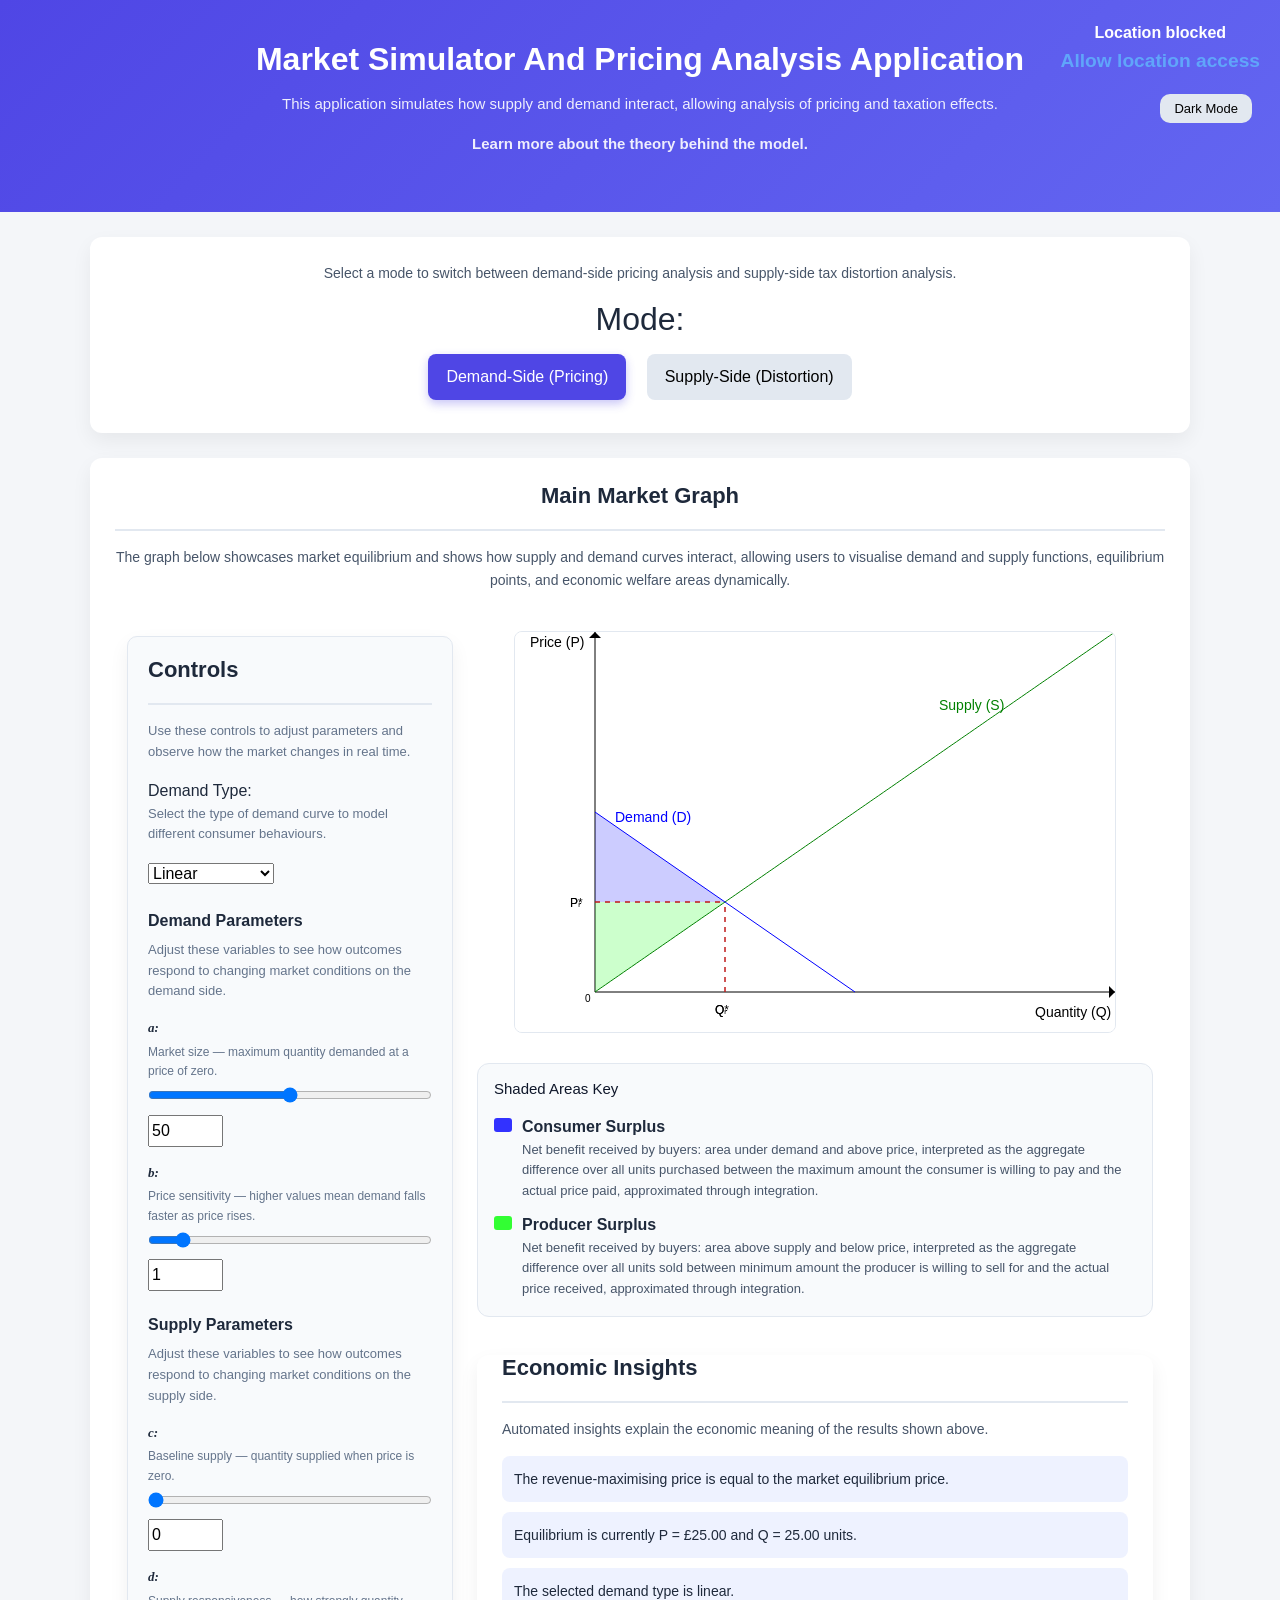
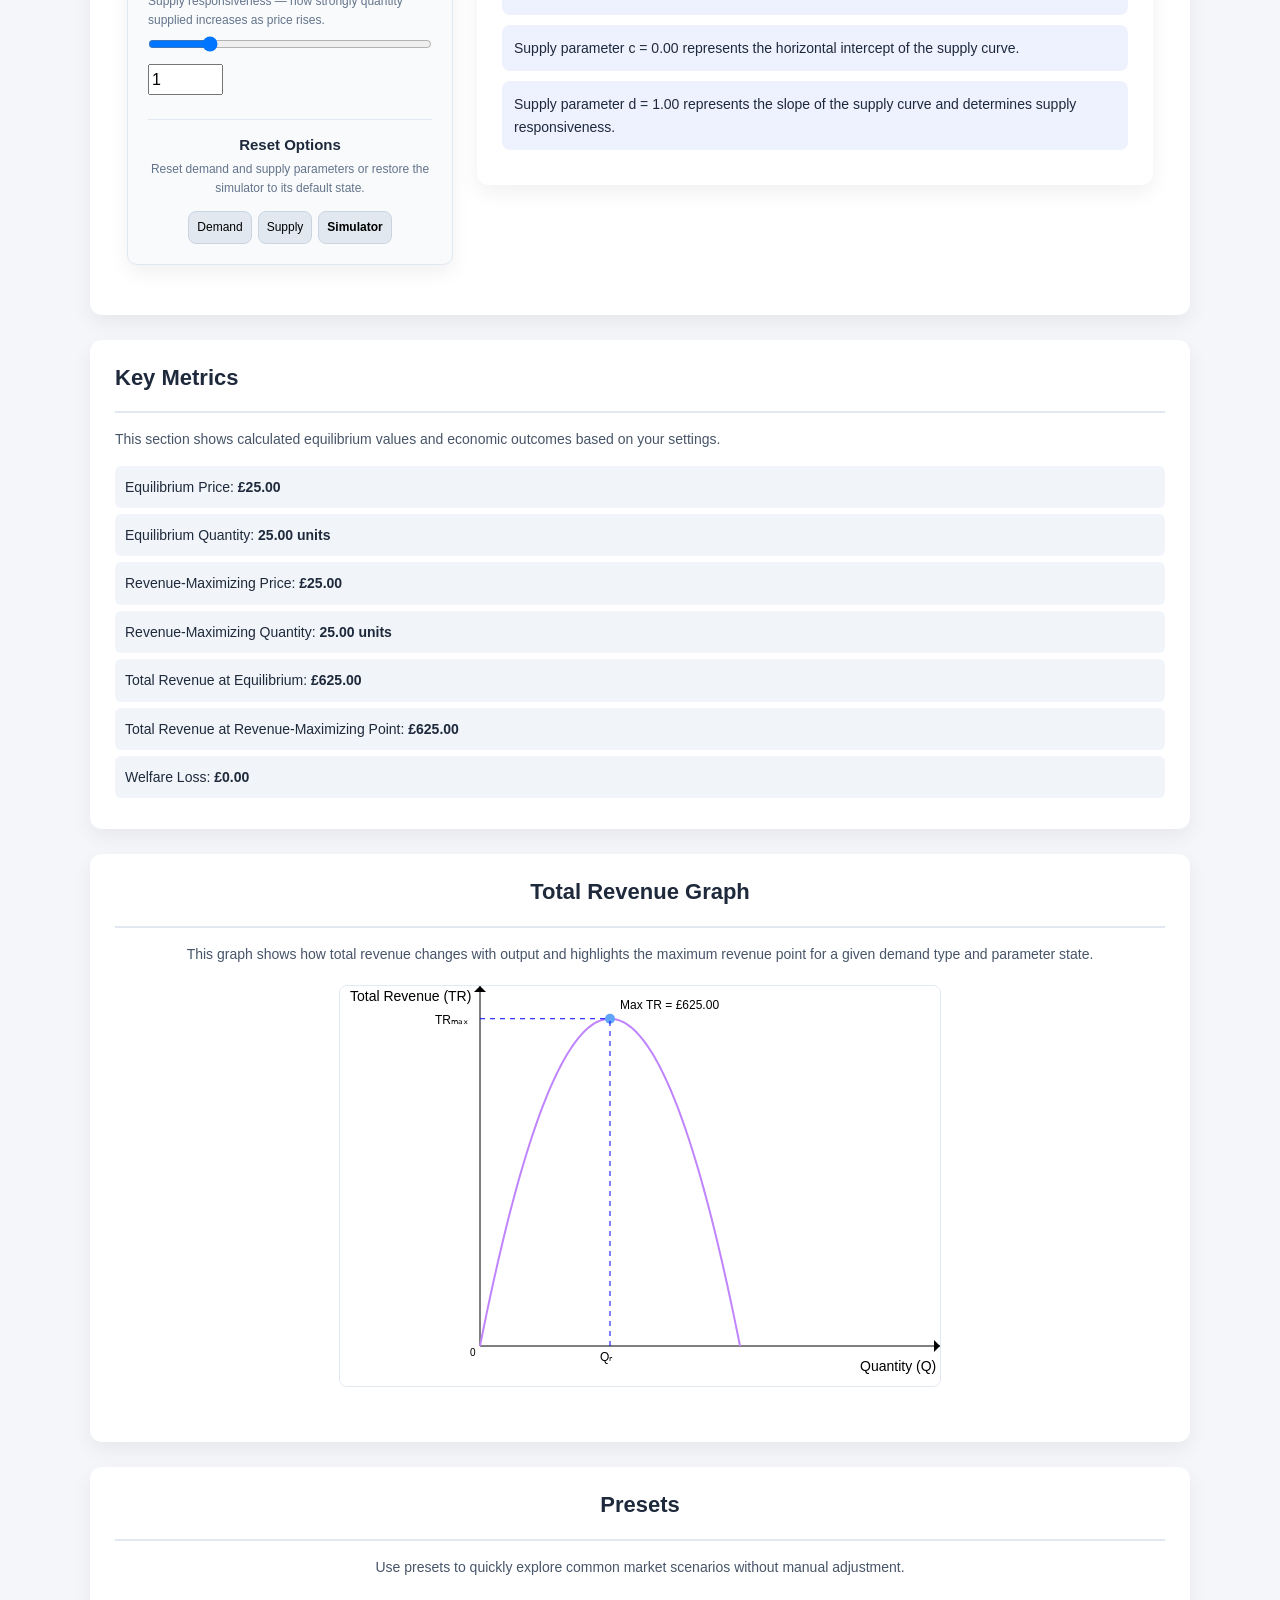
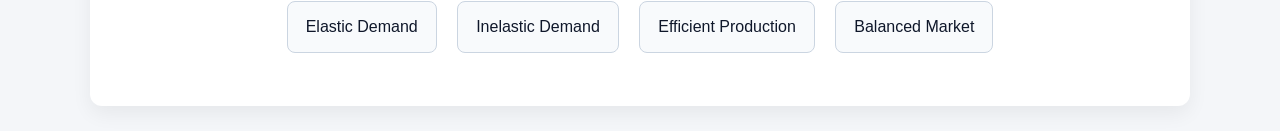
<file: index.html>
<!DOCTYPE html>
<html lang="en">

<head>
    <meta charset="UTF-8">
    <meta name="viewport" content="width=device-width, initial-scale=1.0">
    <title>Market Simulator</title>
    <link rel="icon" type="image/png" href="assets/images/favicon/favicon.png">
    <link rel="apple-touch-icon" href="assets/images/favicon/favicon.png">
    <link href="https://cdn.jsdelivr.net/npm/bootstrap@5.3.8/dist/css/bootstrap.min.css" rel="stylesheet"
        integrity="sha384-sRIl4kxILFvY47J16cr9ZwB07vP4J8+LH7qKQnuqkuIAvNWLzeN8tE5YBujZqJLB" crossorigin="anonymous">
    <link rel="stylesheet" href="assets/css/style.css">
</head>

<body>
    <header>
        <div class="top-right-panel">
            <div id="weatherBox" class="weather-box">
                <span id="weatherLocation">Weather loading...</span>
                <span id="weatherTemp"></span>
                <span id="weatherWind"></span>
            </div>

            <button id="darkModeToggle" class="dark-mode-toggle">
                Dark Mode
            </button>
        </div>
        <h1 class="main-heading pb-1">Market Simulator And Pricing Analysis Application</h1>
        <p>
            This application simulates how supply and demand interact,
            allowing analysis of pricing and taxation effects.
        </p>
        <p>
            <a href="theory.html" class="theory-link">
                Learn more about the theory behind the model.
            </a>
        </p>
    </header>
    <section class="mode-toggle">
        <p>Select a mode to switch between demand-side pricing analysis and supply-side tax distortion analysis.</p>
        <h2>Mode:</h2>
        <button class="mode-button" data-mode="demand">Demand-Side (Pricing)</button>
        <button class="mode-button" data-mode="supply">Supply-Side (Distortion)</button>
    </section>
    <main>
        <section class="main-section">
            <h2 class="section-heading text-center">Main Market Graph</h2>
            <p class="text-center">The graph below showcases market equilibrium and shows how supply and demand curves
                interact, allowing users to visualise demand and supply functions, equilibrium points, and economic
                welfare areas dynamically.</p>
            <div class="main-grid">
                <div class="container">
                    <div class="row flex-lg-row-reverse responsive-market-layout">
                        <div class="col-12 col-lg-8 graph-column">
                            <div class="graph-panel">

                                <canvas id="marketCanvas" width="600" height="400"></canvas>

                                <div class="insights-key" aria-hidden="false"></div>
                            </div>

                            <section class="insights-panel">
                                <h2 class="section-heading">Economic Insights</h2>
                                <p>Automated insights explain the economic meaning of the results shown above.</p>
                                <div class="insights-content"></div>
                            </section>
                        </div>

                        <div class="col-12 col-lg-4 controls-column">
                            <section class="controls-panel">
                                <h2 class="section-heading">Controls</h2>
                                <p>Use these controls to adjust parameters and observe how the market changes in real
                                    time.</p>
                                <div class="demand-controls">
                                    <div class="demand-type">
                                        <label for="demandType">Demand Type:</label>
                                        <p>Select the type of demand curve to model different consumer behaviours.</p>
                                        <select id="demandType">
                                            <option value="linear">Linear</option>
                                            <option value="income">Income-Based</option>
                                            <option value="nonlinear">Non-Linear</option>
                                        </select>
                                    </div>
                                    <div class="demand-parameters">
                                        <h3>Demand Parameters</h3>
                                        <p>Adjust these variables to see how outcomes respond to changing market
                                            conditions on the demand side.
                                        </p>
                                        <div class="demand-linear active">
                                            <div class="slider-group">
                                                <label for="a">a:</label>
                                                <p class="param-desc">Market size — maximum quantity demanded at a price
                                                    of zero.</p>
                                                <input type="range" id="a" min="0" max="100" value="50">
                                                <input type="number" id="aValue" value="50">
                                            </div>
                                            <div class="slider-group">
                                                <label for="b">b: </label>
                                                <p class="param-desc">Price sensitivity — higher values mean demand
                                                    falls faster as price rises.</p>
                                                <input type="range" id="b" min="0" max="10" step="0.1" value="1">
                                                <input type="number" id="bValue" value="1">
                                            </div>
                                        </div>
                                        <div class="demand-income">
                                            <div class="slider-group">
                                                <label for="income">Income (I):</label>
                                                <p class="param-desc">Average consumer income used in income-based
                                                    demand.</p>
                                                <input type="range" id="income" min="0" max="1000" step="10"
                                                    value="500">
                                                <input type="number" id="incomeValue" class="value-input" min="0"
                                                    max="1000" step="10" value="500">
                                            </div>
                                            <div class="slider-group">
                                                <label for="k">Preference Share (k):</label>
                                                <p class="param-desc">Share parameter controlling how strongly income
                                                    affects demand.</p>
                                                <input type="range" id="k" min="0" max="1" step="0.05" value="0.5">
                                                <input type="number" id="kValue" class="value-input" min="0" max="1"
                                                    step="0.05" value="0.5">
                                            </div>
                                        </div>
                                        <div class="demand-nonlinear">
                                            <div class="slider-group">
                                                <label for="aNonlinear">Scale (a):</label>
                                                <p class="param-desc">Scale parameter for nonlinear demand; shifts the
                                                    curve horizontally.</p>
                                                <input type="range" id="aNonlinear" min="0" max="100" step="1"
                                                    value="50">
                                                <input type="number" id="aNonlinearValue" class="value-input" min="0"
                                                    max="100" step="1" value="50">
                                            </div>
                                            <div class="slider-group">
                                                <label for="bNonlinear">Price Sensitivity (b):</label>
                                                <p class="param-desc">Controls curvature; higher values increase
                                                    sensitivity in nonlinear demand.</p>
                                                <input type="range" id="bNonlinear" min="0" max="1" step="0.01"
                                                    value="0.2">
                                                <input type="number" id="bNonlinearValue" class="value-input" min="0"
                                                    max="1" step="0.01" value="0.2">
                                            </div>
                                        </div>
                                    </div>
                                </div>
                                <div class="supply-controls">
                                    <div class="supply-parameters">
                                        <h3>Supply Parameters</h3>
                                        <p>Adjust these variables to see how outcomes respond to changing market
                                            conditions on the supply side.</p>
                                        <div class="slider-group">
                                            <label for="c">c:</label>
                                            <p class="param-desc">Baseline supply — quantity supplied when price is
                                                zero.</p>
                                            <input type="range" id="c" min="0" max="100" value="0">
                                            <input type="number" id="cValue" value="0">
                                        </div>
                                        <div class="slider-group">
                                            <label for="d">d: </label>
                                            <p class="param-desc">Supply responsiveness — how strongly quantity supplied
                                                increases as price rises.</p>
                                            <input type="range" id="d" min="0" max="5" step="0.1" value="1">
                                            <input type="number" id="dValue" value="1">
                                        </div>
                                    </div>
                                    <div class="tax-controls supply-only">
                                        <h3>Tax Controls</h3>
                                        <p>Apply a tax to see how it affects prices, quantities, and efficiency.</p>
                                        <div class="slider-group">
                                            <label for="t">Tax (t):</label>
                                            <p class="param-desc">Per-unit tax applied to the market; raises consumer
                                                price and/or reduces producer price.</p>
                                            <input type="range" id="t" min="0" max="50" step="0.1" value="0">
                                            <input type="number" id="tValue" min="0" max="50" step="0.1" value="0">
                                        </div>
                                    </div>
                                </div>
                                <div class="reset-section">
                                    <h3>Reset Options</h3>
                                    <p>Reset demand and supply parameters or restore the simulator to its default state.</p>

                                    <div class="reset-btn-group">
                                        <button id="resetDemand" class="reset-btn">Demand</button>
                                        <button id="resetSupply" class="reset-btn">Supply</button>
                                        <button id="resetSimulator" class="reset-btn reset-all">Simulator</button>
                                    </div>
                                </div>
                            </section>
                        </div>

                    </div>
                </div>
            </div>
        </section>
        <section class="metrics-panel">
            <h2 class="section-heading">Key Metrics</h2>
            <p>This section shows calculated equilibrium values and economic outcomes based on your settings.</p>
            <div class="general-metrics">
                <div class="demand-only">Equilibrium Price: <span class="price" id="equilibriumPrice"></span></div>
                <div class="demand-only">Equilibrium Quantity: <span class="quantity" id="equilibriumQuantity"></span>
                </div>
                <div class="demand-only">Revenue-Maximizing Price: <span class="price"
                        id="revenueMaximizingPrice"></span></div>
                <div class="demand-only">Revenue-Maximizing Quantity: <span class="quantity"
                        id="revenueMaximizingQuantity"></span></div>
                <div class="demand-only">Total Revenue at Equilibrium: <span class="price"
                        id="totalRevenueEquilibrium"></span></div>
                <div class="demand-only">Total Revenue at Revenue-Maximizing Point: <span class="price"
                        id="totalRevenueMax"></span>
                </div>
                <div class="demand-only">Welfare Loss: <span class="price" id="welfareLoss"></span></div>
                <div class="supply-only">Price Before Tax: <span class="price" id="priceNoTax"></span></div>
                <div class="supply-only">Quantity Before Tax: <span class="quantity" id="quantityNoTax"></span></div>
                <div class="supply-only">Price Paid (Consumer): <span class="price" id="pricePaid"></span></div>
                <div class="supply-only">Price Received (Producer): <span class="price" id="priceReceived"></span></div>
                <div class="supply-only">Quantity After Tax: <span class="quantity" id="quantityAfterTax"></span></div>
                <div class="supply-only">Tax Revenue: <span class="price" id="taxRevenue"></span></div>
                <div class="supply-only">Deadweight Loss: <span class="price" id="deadweightLoss"></span></div>
            </div>
            <div class="demand-side-metrics">

            </div>
            <div class="supply-side-metrics">

            </div>
        </section>
        <section class="revenue-graph-panel demand-only">
            <h2 class="section-heading text-center">Total Revenue Graph</h2>
            <p class="text-center">This graph shows how total revenue changes with output and highlights the maximum
                revenue point for a given demand type and parameter state.</p>
            <div class="revenue-graph-content">
                <canvas id="revenueCanvas" width="600" height="400"></canvas>
            </div>
        </section>
        <section class="presets-panel">
            <h2 class="section-heading text-center">Presets</h2>
            <p class="text-center">Use presets to quickly explore common market scenarios without manual adjustment.</p>
            <div class="presets-buttons">
                <div class="demand-only">
                    <div class="demand-linear active">
                        <button class="preset-btn" data-preset="demandModeLinearOne">Elastic Demand</button>
                        <button class="preset-btn" data-preset="demandModeLinearTwo">Inelastic Demand</button>
                        <button class="preset-btn" data-preset="demandModeLinearThree">Efficient Production</button>
                        <button class="preset-btn" data-preset="demandModeLinearFour">Balanced Market</button>
                    </div>
                    <div class="demand-nonlinear">
                        <button class="preset-btn" data-preset="demandModeNonlinearOne">Popular Consumer
                            Product</button>
                        <button class="preset-btn" data-preset="demandModeNonlinearTwo">Price-Sensitive Market</button>
                        <button class="preset-btn" data-preset="demandModeNonlinearThree">Niche Premium Market</button>
                        <button class="preset-btn" data-preset="demandModeNonlinearFour">Efficient Production</button>
                    </div>
                    <div class="demand-income">
                        <button class="preset-btn" data-preset="demandModeIncomeOne">High Income and Preference</button>
                        <button class="preset-btn" data-preset="demandModeIncomeTwo">Low Income and Preference</button>
                        <button class="preset-btn" data-preset="demandModeIncomeThree">High Income, Low
                            Preference</button>
                        <button class="preset-btn" data-preset="demandModeIncomeFour">Low Income, High
                            Preference</button>
                    </div>
                </div>
                <div class="supply-only">
                    <div class="demand-linear active">
                        <button class="preset-btn" data-preset="supplyModeLinearOne">Elastic Demand</button>
                        <button class="preset-btn" data-preset="supplyModeLinearTwo">Inelastic Demand</button>
                        <button class="preset-btn" data-preset="supplyModeLinearThree">Inelastic Supply</button>
                        <button class="preset-btn" data-preset="supplyModeLinearFour">Elastic Supply</button>
                    </div>
                    <div class="demand-nonlinear">
                        <button class="preset-btn" data-preset="supplyModeNonlinearOne">Consumers Resist Tax</button>
                        <button class="preset-btn" data-preset="supplyModeNonlinearTwo">Consumers Absorb Tax</button>
                        <button class="preset-btn" data-preset="supplyModeNonlinearThree">Elastic Supply Tax</button>
                        <button class="preset-btn" data-preset="supplyModeNonlinearFour">Inelastic Supply Tax</button>
                    </div>
                    <div class="demand-income">
                        <button class="preset-btn" data-preset="supplyModeIncomeOne">Low Income</button>
                        <button class="preset-btn" data-preset="supplyModeIncomeTwo">High Income</button>
                        <button class="preset-btn" data-preset="supplyModeIncomeThree">Essential Good</button>
                        <button class="preset-btn" data-preset="supplyModeIncomeFour">Efficient Supply</button>
                    </div>
                </div>
            </div>
        </section>
    </main>
    <script src="https://cdn.jsdelivr.net/npm/bootstrap@5.3.8/dist/js/bootstrap.bundle.min.js"
        integrity="sha384-FKyoEForCGlyvwx9Hj09JcYn3nv7wiPVlz7YYwJrWVcXK/BmnVDxM+D2scQbITxI"
        crossorigin="anonymous"></script>
    <script src="assets/js/script.js"></script>
</body>

</html>
</file>
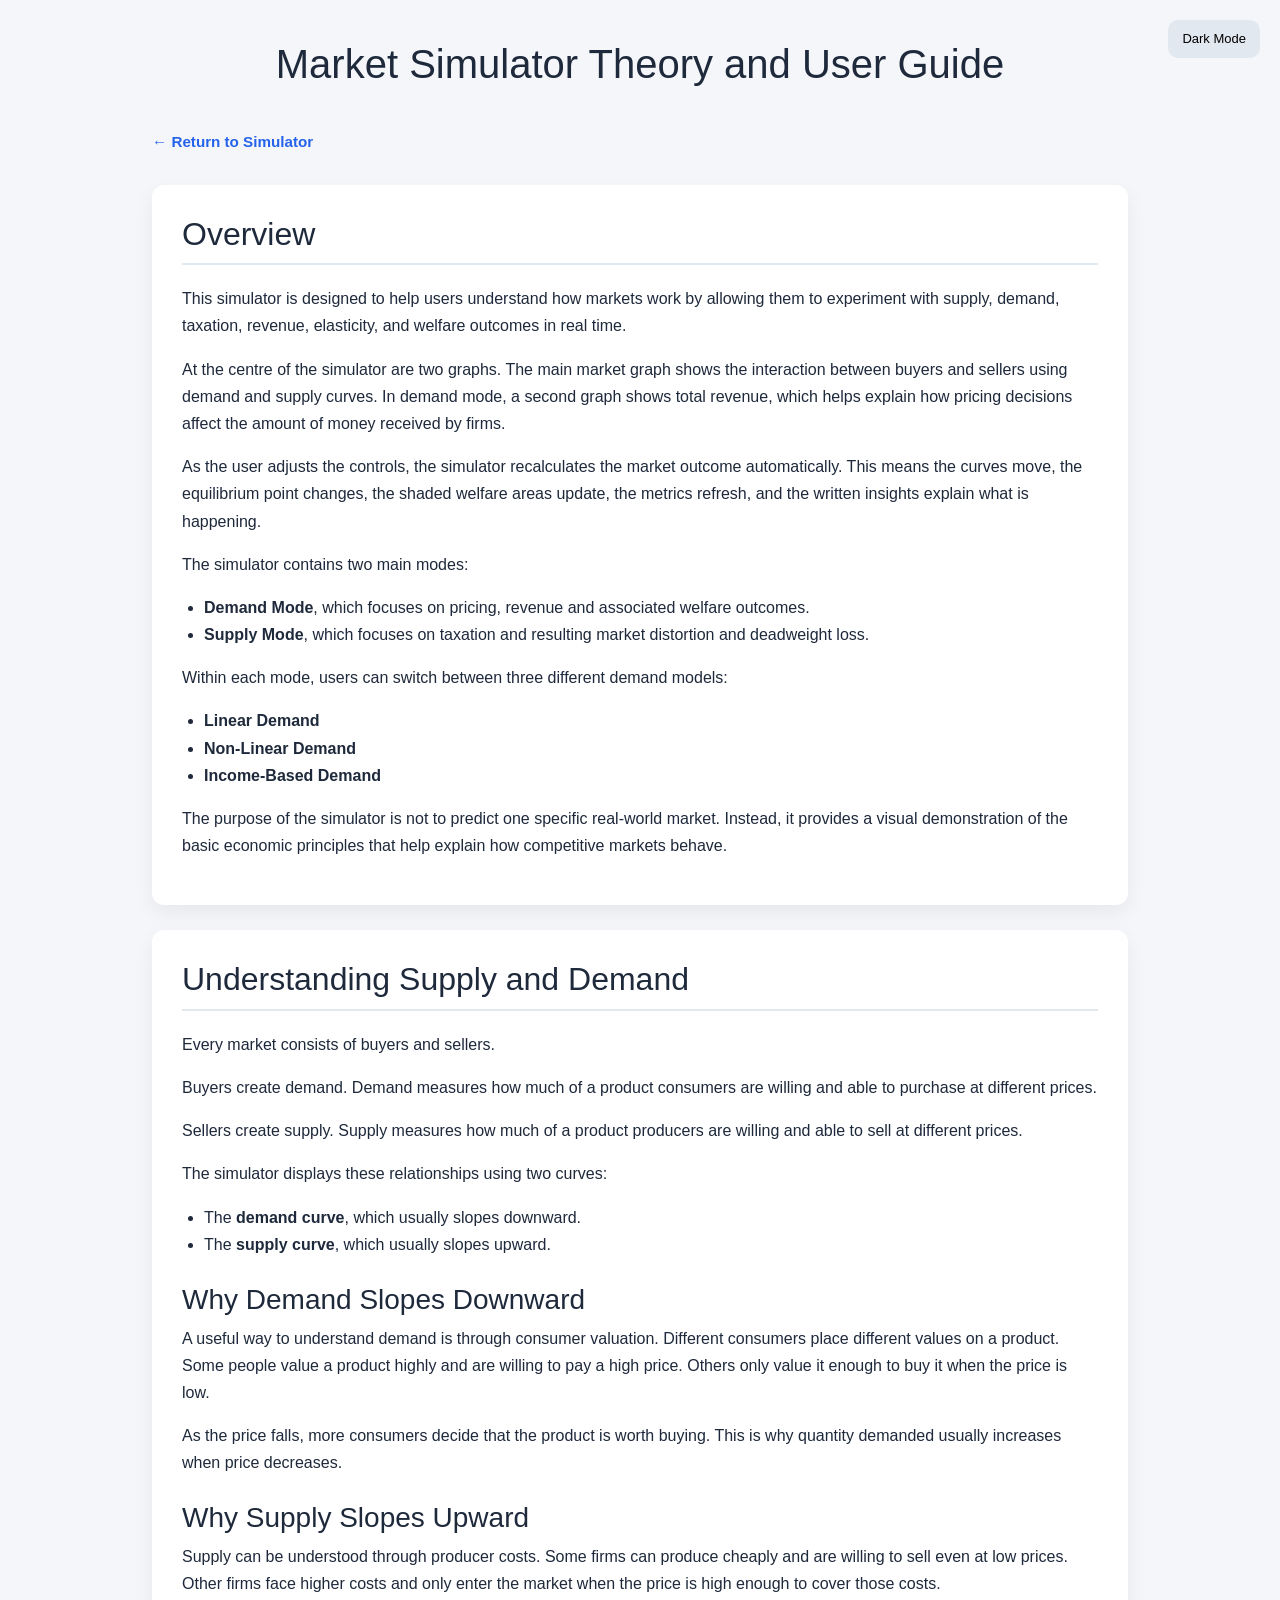
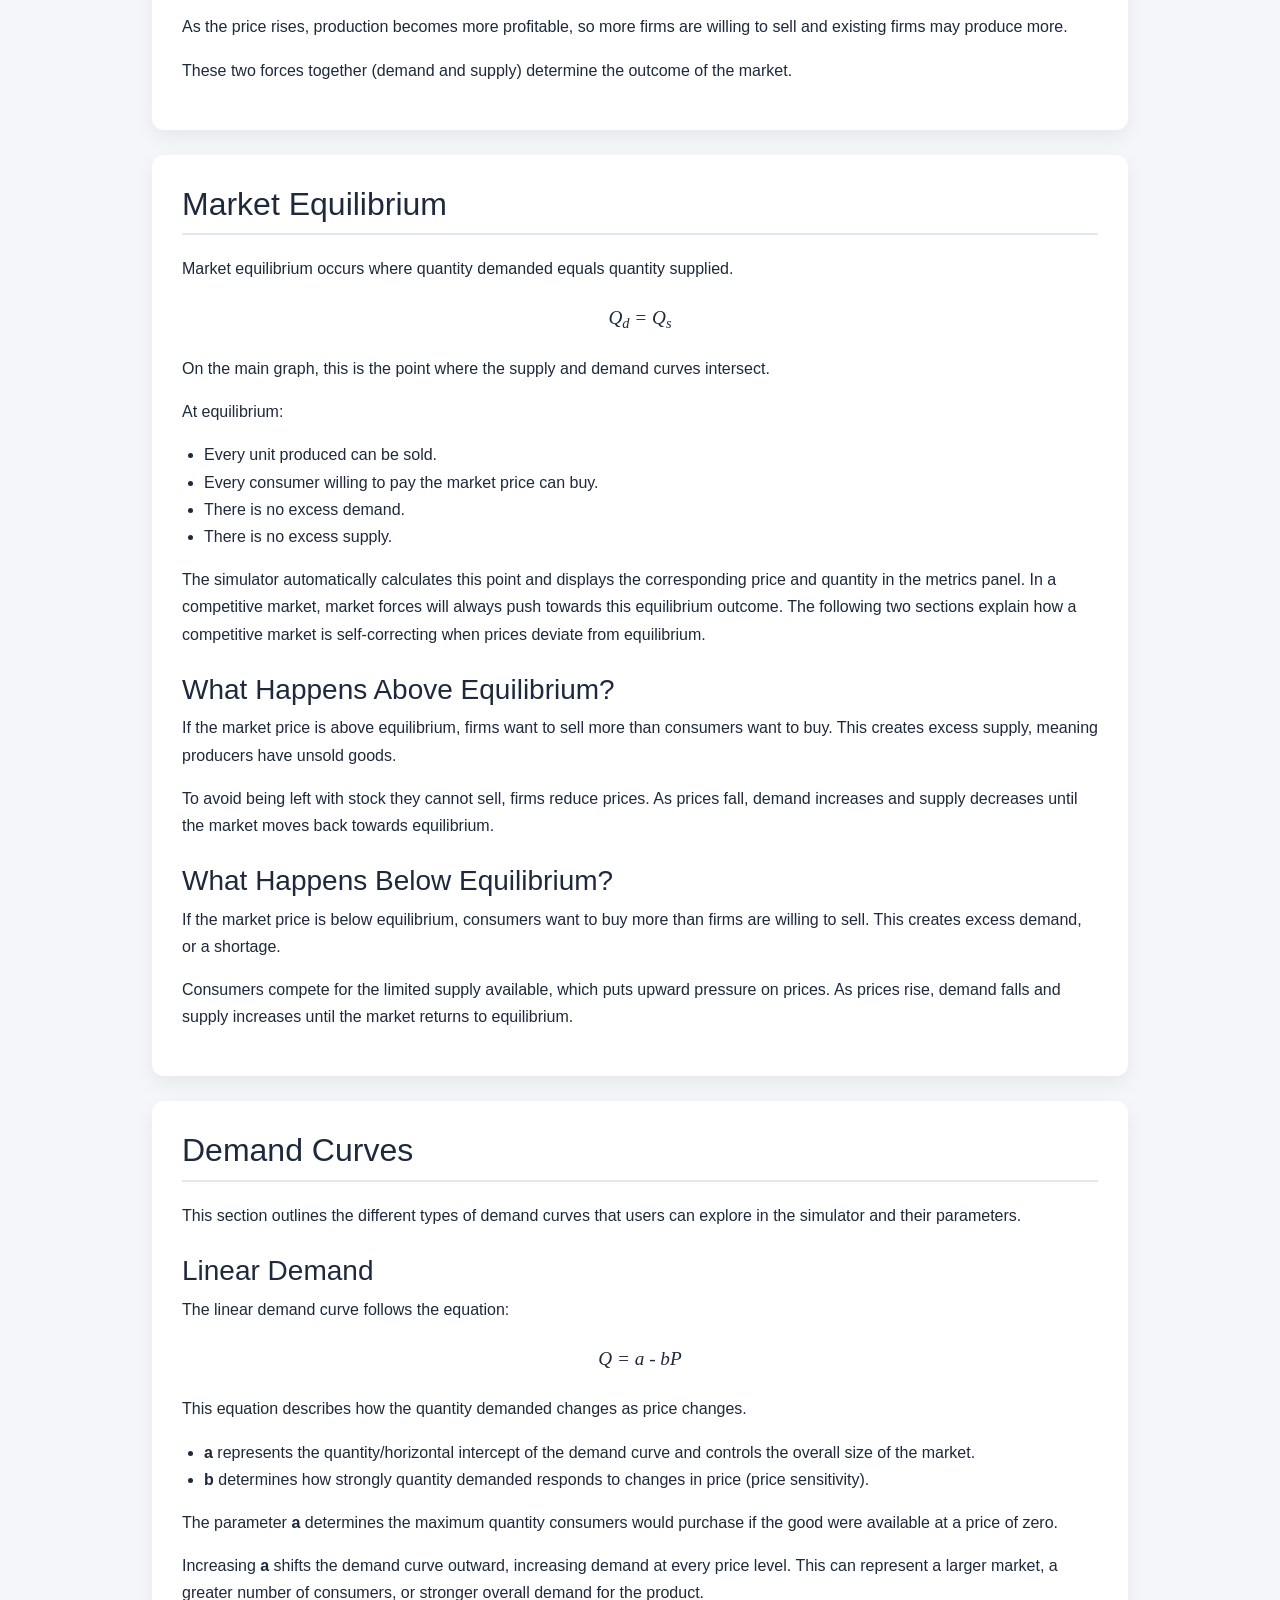
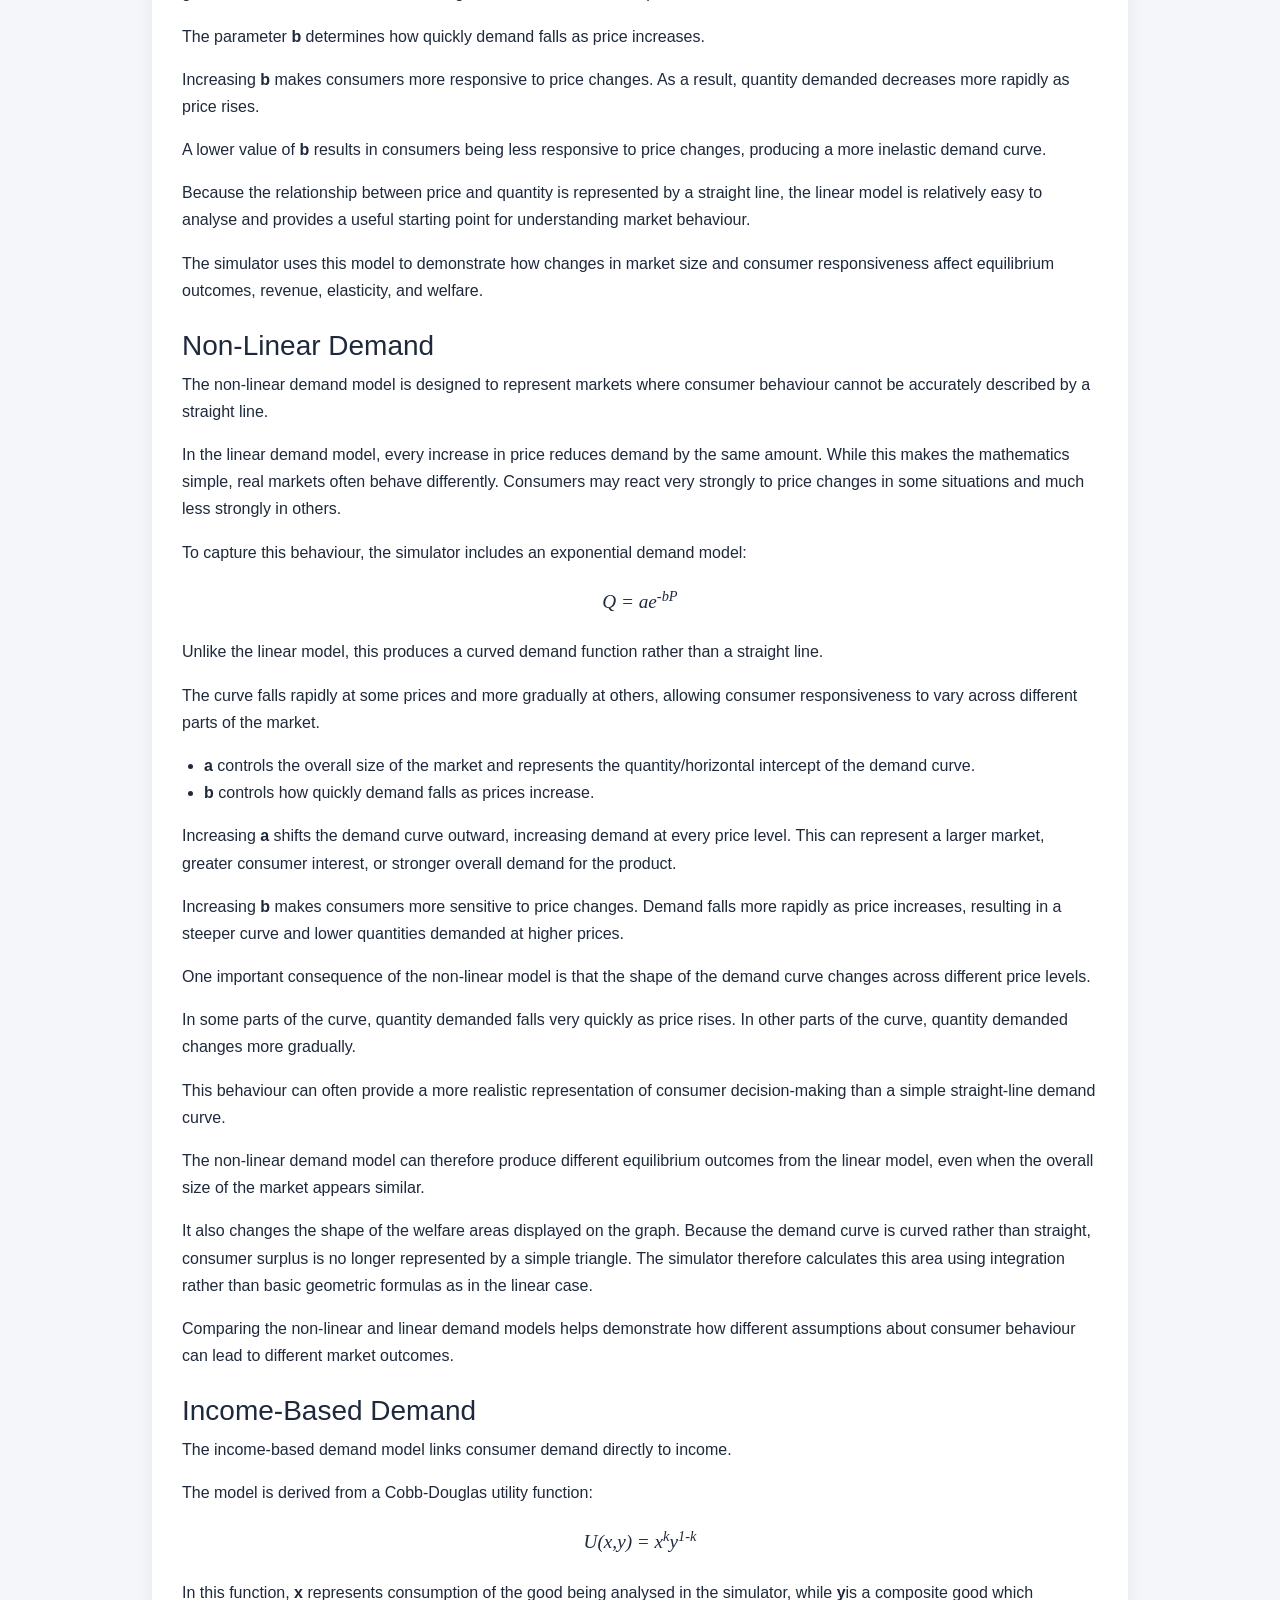
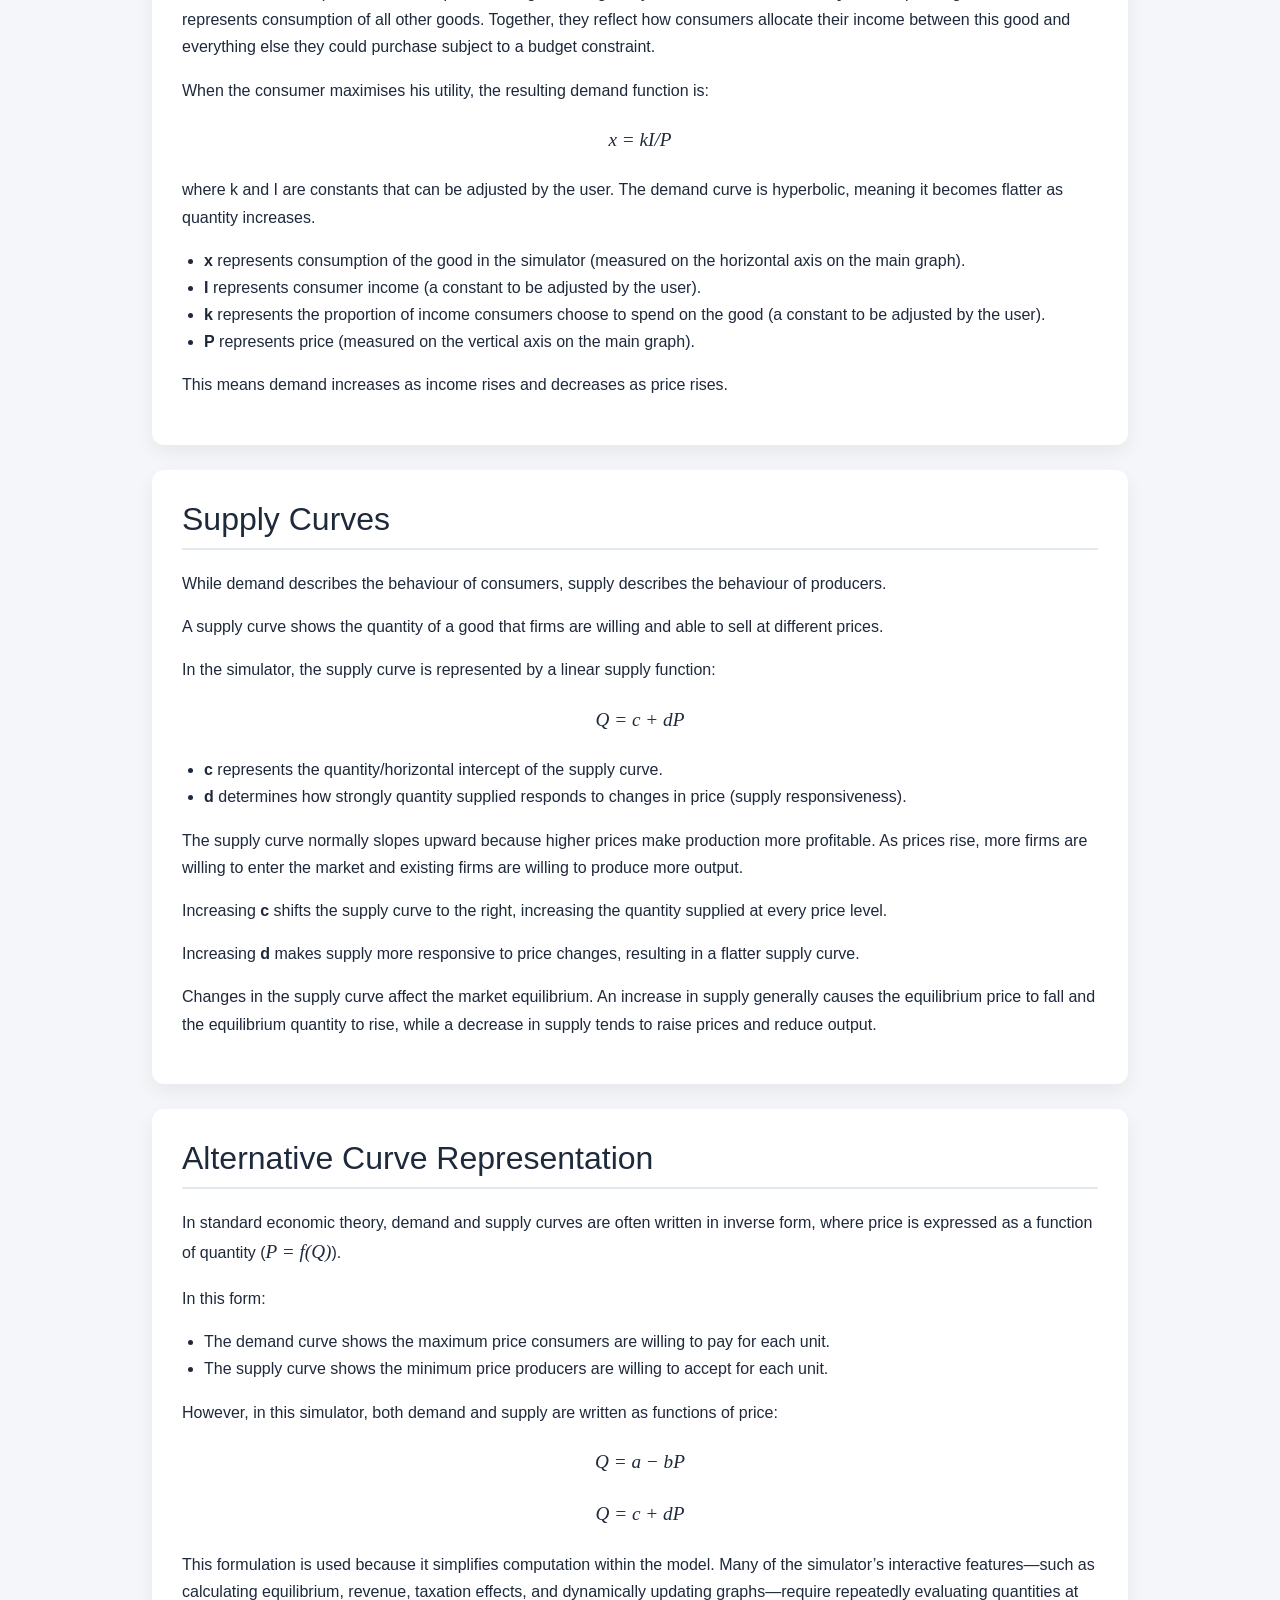
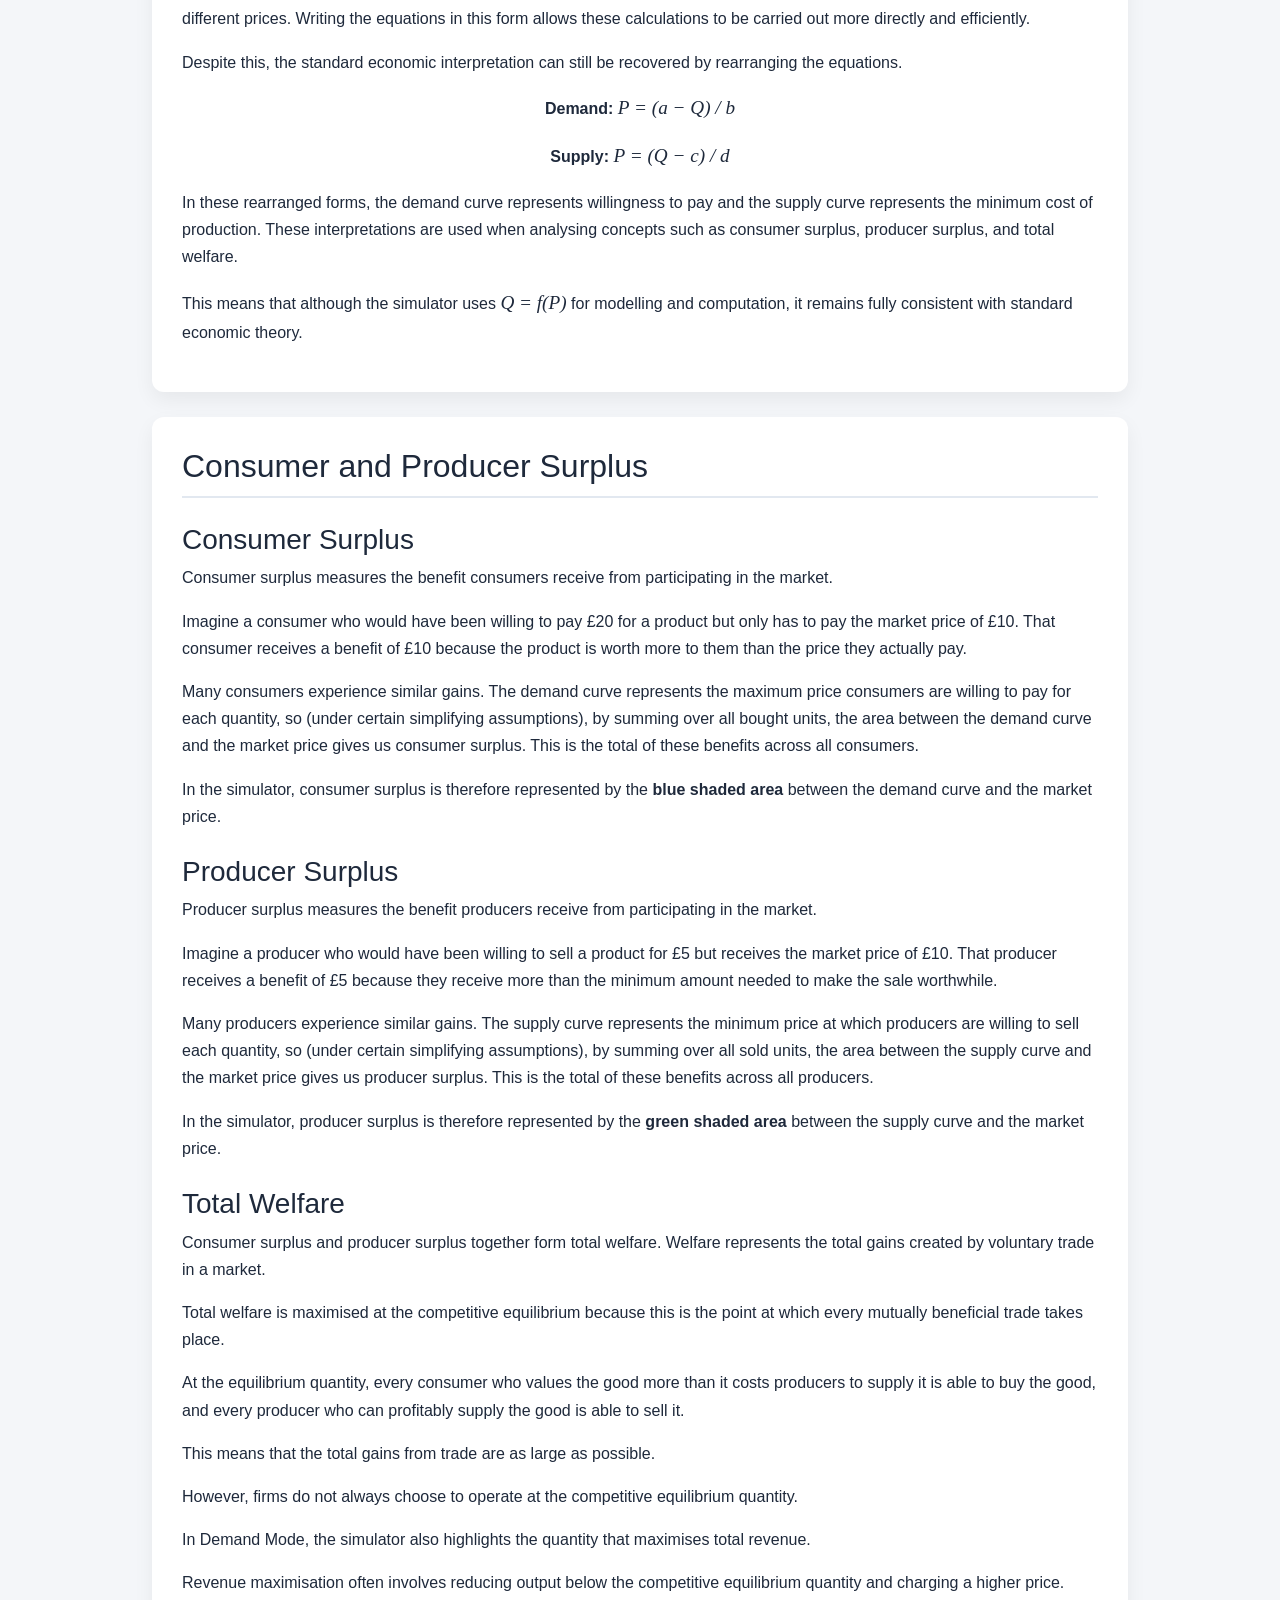
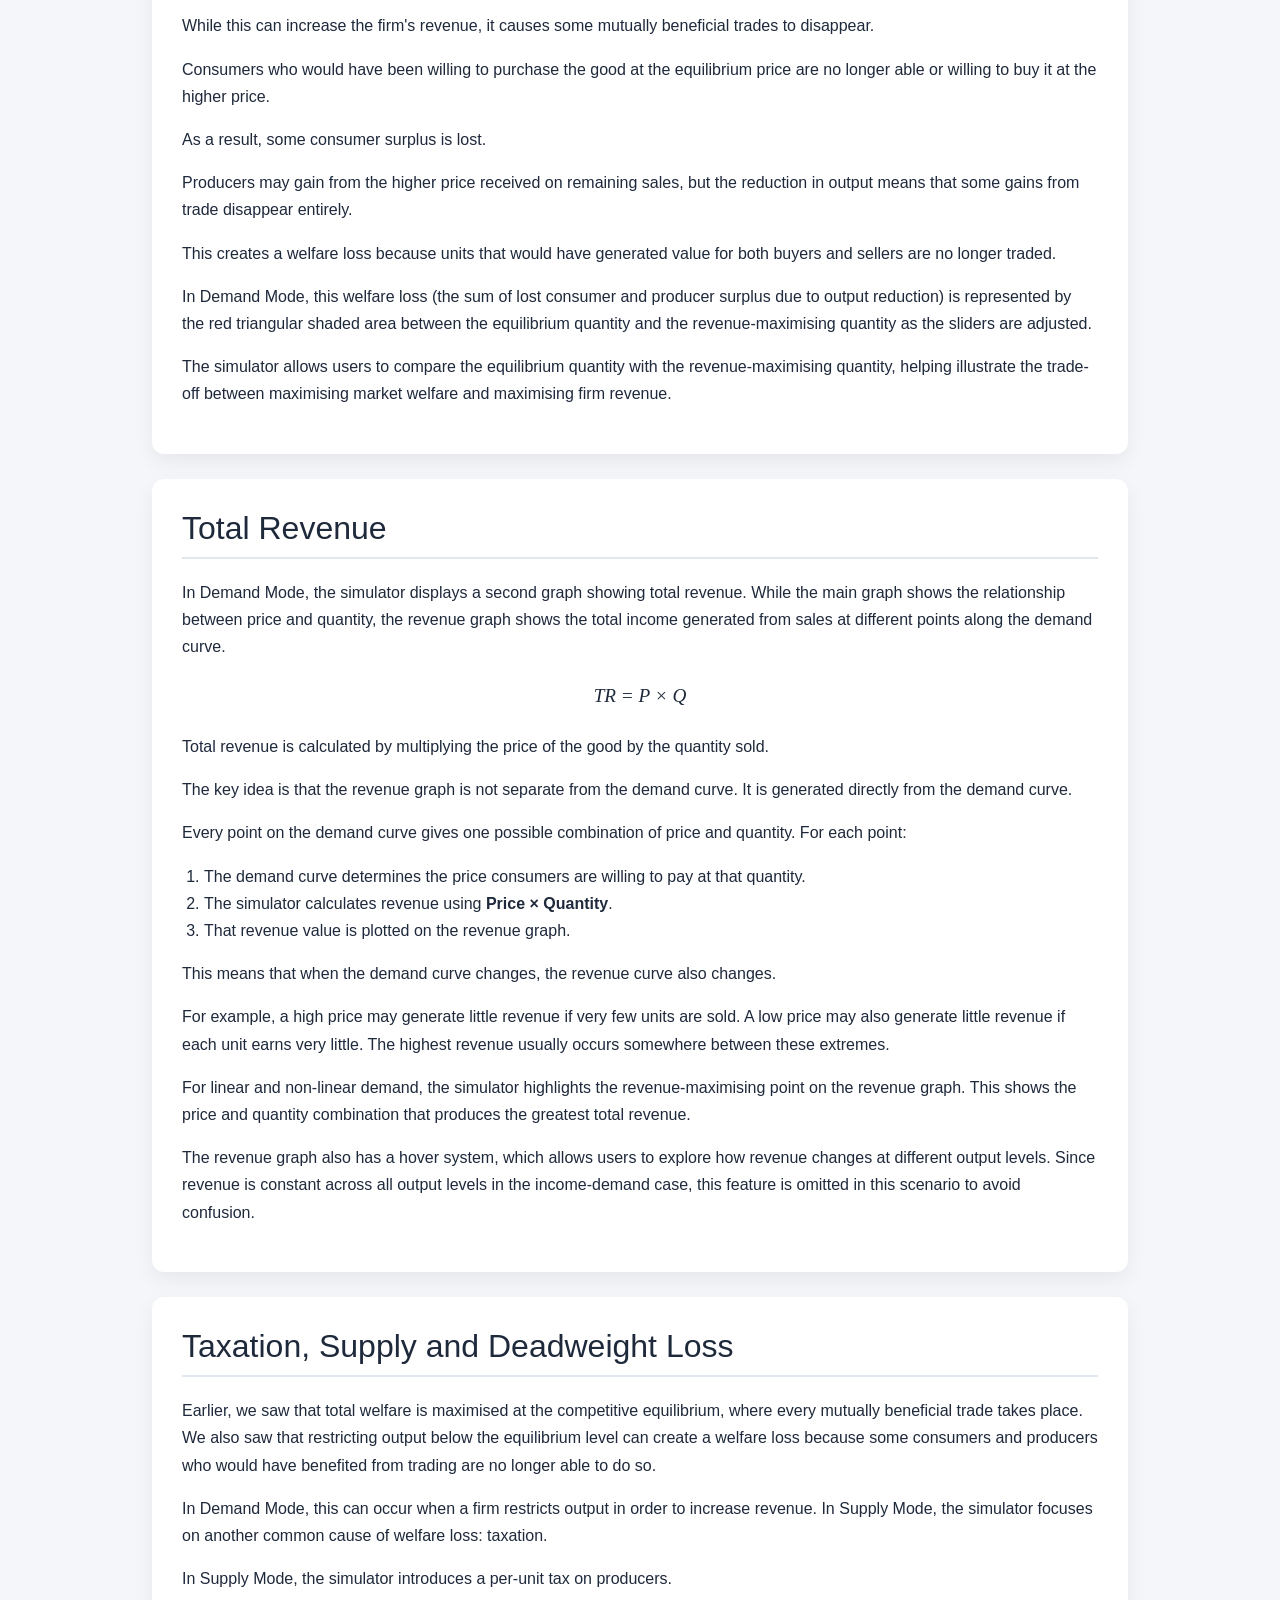
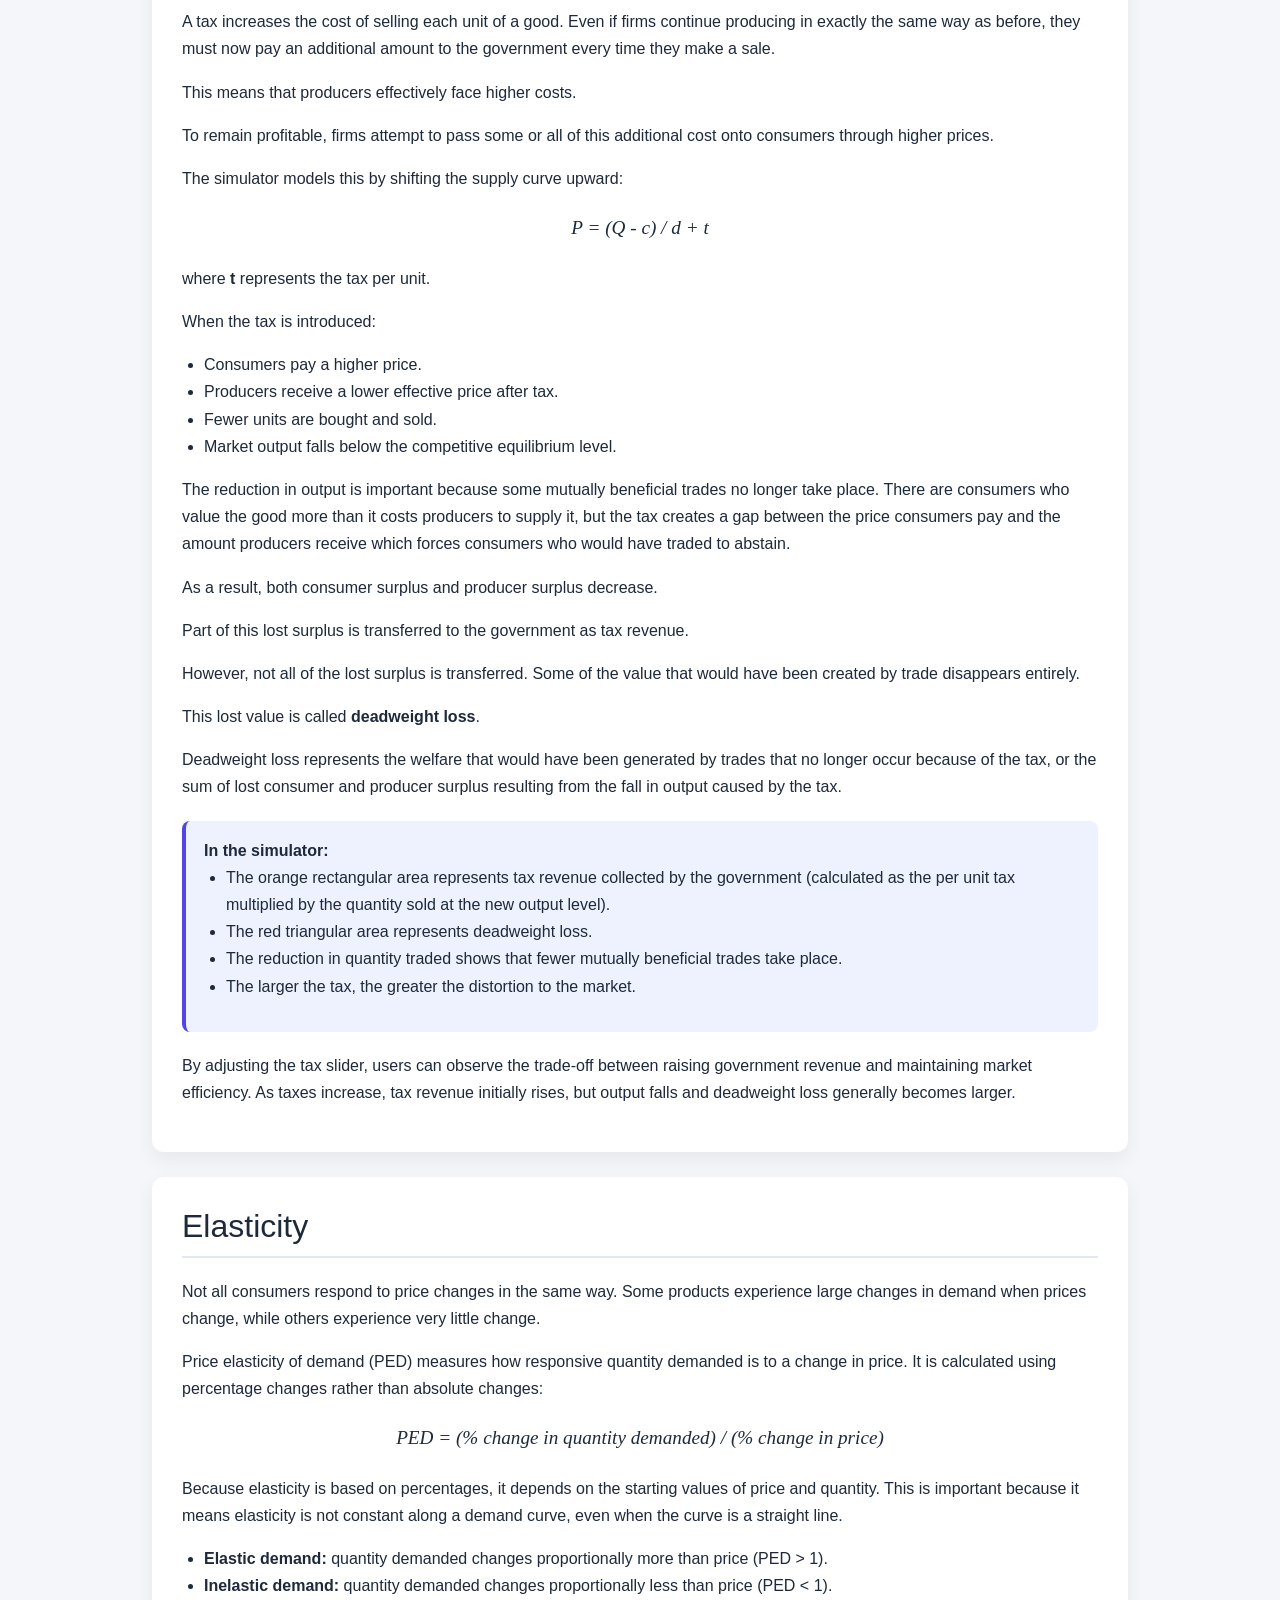
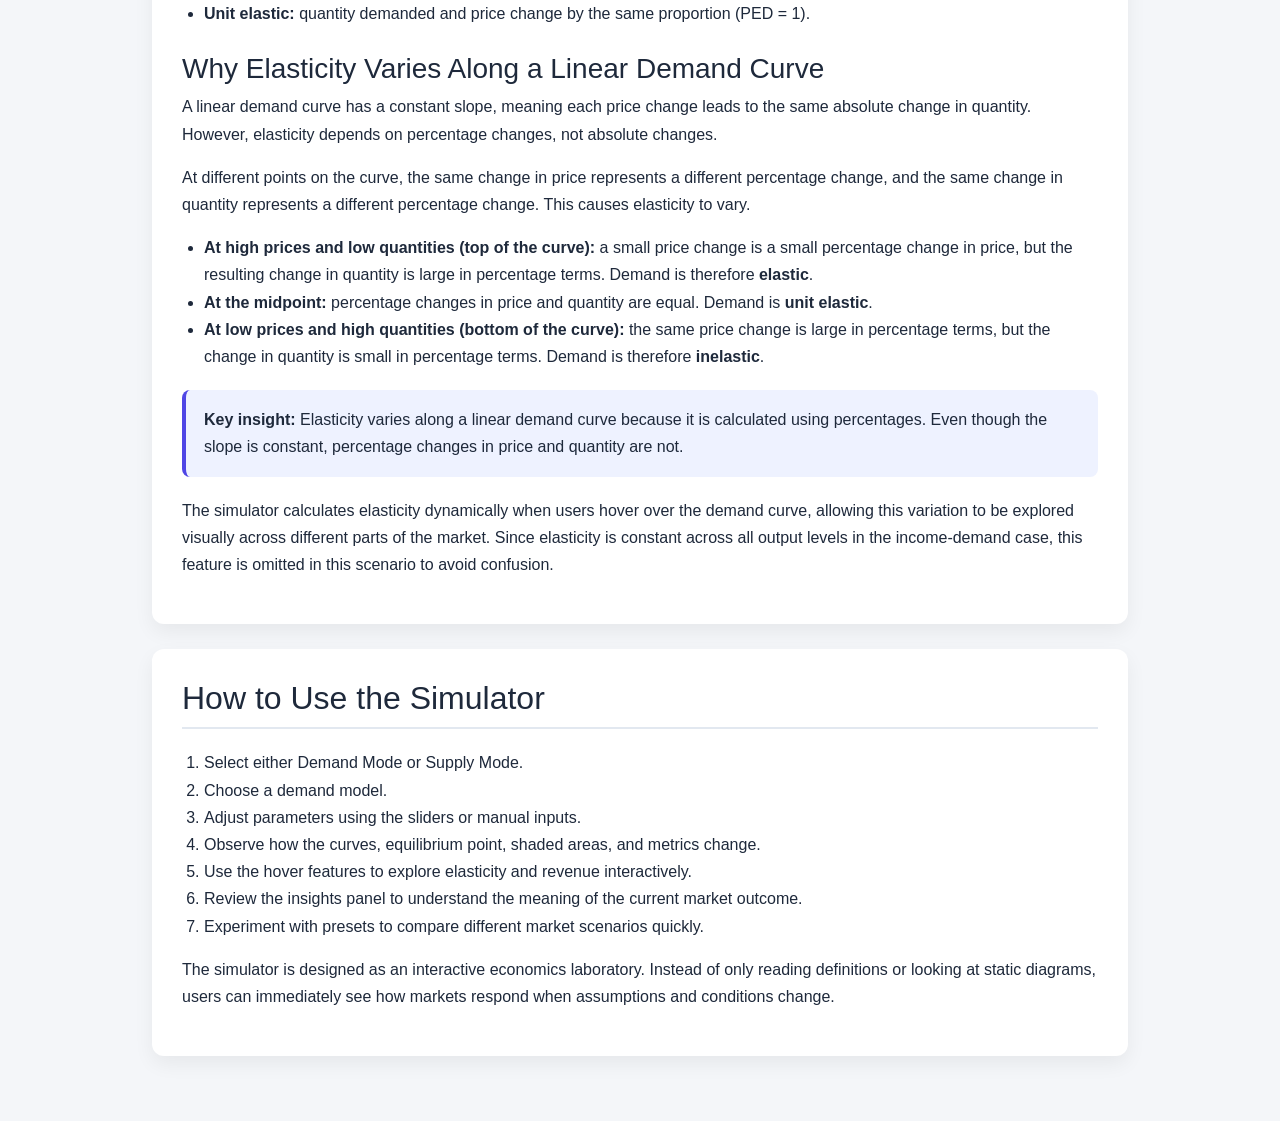
<file: theory.html>
<!DOCTYPE html>
<html lang="en">

<head>
    <meta charset="UTF-8">
    <meta name="viewport" content="width=device-width, initial-scale=1.0">
    <title>Market Simulator Theory and User Guide</title>
    <link rel="icon" type="image/png" href="assets/images/favicon/favicon.png">
    <link rel="apple-touch-icon" href="assets/images/favicon/favicon.png">
    <link rel="stylesheet" href="https://cdn.jsdelivr.net/npm/bootstrap@5.3.3/dist/css/bootstrap.min.css"
        integrity="sha384-QLgW9nQqz9gP2L3f8QK6u+3/l8f/63+Cp2uDtNRF7V9Pp6f6+j3T3zQmd6QL0ubr" crossorigin="anonymous">

    <style>
        body {
            font-family: Arial, sans-serif;
            background: #f4f6f9;
            color: #1e293b;
            line-height: 1.7;
            margin: 0;
            padding: 40px 20px;
        }

        .container {
            max-width: 1000px;
            margin: auto;
        }

        section {
            background: white;
            padding: 30px;
            border-radius: 12px;
            margin-bottom: 25px;
            box-shadow: 0 8px 20px rgba(0, 0, 0, 0.06);
        }

        h1 {
            text-align: center;
            margin-bottom: 40px;
        }

        h2 {
            border-bottom: 2px solid #e2e8f0;
            padding-bottom: 10px;
            margin-bottom: 20px;
        }

        h3 {
            margin-top: 25px;
        }

        .equation {
            font-size: 1.2rem;
            text-align: center;
            margin: 20px 0;
            font-style: italic;
            font-family: "Times New Roman", serif;
        }

        ul,
        ol {
            padding-left: 22px;
        }

        .back-link {
            display: inline-block;
            margin-bottom: 30px;
            color: #2563eb;
            text-decoration: none;
            font-weight: 600;
            font-size: 0.95rem;
            transition: opacity 0.2s ease;
        }

        .back-link:hover {
            opacity: 0.75;
        }

        .note-box {
            background: #eef2ff;
            border-left: 4px solid #4f46e5;
            padding: 16px 18px;
            border-radius: 8px;
            margin: 20px 0;
        }

        .top-right-panel {
            position: fixed;
            top: 20px;
            right: 20px;
            z-index: 1000;
        }

         .dark-mode-toggle {
            padding: 8px 14px;
            border: none;
            border-radius: 10px;
            background: #e2e8f0;
            cursor: pointer;
            font-weight: 500;
            font-size: 13px;
            transition: all 0.2s ease;
        }

        .dark-mode-toggle:hover {
            background: #cbd5e1;
        }

        body.dark-mode {
            background: #020617;
            color: #f8fafc;
        }

        body.dark-mode section {
            background: #111827;
            color: #f8fafc;
            border: 1px solid #334155;
        }

        body.dark-mode h1,
        body.dark-mode h2,
        body.dark-mode h3,
        body.dark-mode p,
        body.dark-mode li,
        body.dark-mode strong {
            color: #f8fafc;
        }

        body.dark-mode h2 {
            border-bottom-color: #64748b;
        }

        body.dark-mode .note-box {
            background: #0f172a;
            border-left-color: #60a5fa;
        }

        body.dark-mode .back-link {
            color: #93c5fd;
        }

        body.dark-mode .dark-mode-toggle {
            background: #1e293b;
            color: #f8fafc;
            border: 1px solid #475569;
        }

        body.dark-mode .dark-mode-toggle:hover {
            background: #334155;
        }
    </style>
</head>

<body>
    <div class="top-right-panel">
        <button id="darkModeToggle" class="dark-mode-toggle">
            Dark Mode
        </button>
    </div>

    <div class="container">

        <h1>Market Simulator Theory and User Guide</h1>

        <a href="index.html" class="back-link">
            ← Return to Simulator
        </a>

        <section>
            <h2>Overview</h2>

            <p>
                This simulator is designed to help users understand how markets work by allowing them to experiment
                with supply, demand, taxation, revenue, elasticity, and welfare outcomes in real time.
            </p>

            <p>
                At the centre of the simulator are two graphs. The main market graph shows the interaction between
                buyers and sellers using demand and supply curves. In demand mode, a second graph shows total revenue,
                which helps explain how pricing decisions affect the amount of money received by firms.
            </p>

            <p>
                As the user adjusts the controls, the simulator recalculates the market outcome automatically. This
                means
                the curves move, the equilibrium point changes, the shaded welfare areas update, the metrics refresh,
                and
                the written insights explain what is happening.
            </p>

            <p>
                The simulator contains two main modes:
            </p>

            <ul>
                <li><strong>Demand Mode</strong>, which focuses on pricing, revenue and associated welfare outcomes.
                </li>
                <li><strong>Supply Mode</strong>, which focuses on taxation and resulting market distortion and
                    deadweight loss.
                </li>
            </ul>

            <p>
                Within each mode, users can switch between three different demand models:
            </p>

            <ul>
                <li><strong>Linear Demand</strong></li>
                <li><strong>Non-Linear Demand</strong></li>
                <li><strong>Income-Based Demand</strong></li>
            </ul>

            <p>
                The purpose of the simulator is not to predict one specific real-world market. Instead, it provides a
                visual demonstration of the basic economic principles that help explain how competitive markets behave.
            </p>
        </section>

        <section>
            <h2>Understanding Supply and Demand</h2>

            <p>
                Every market consists of buyers and sellers.
            </p>

            <p>
                Buyers create demand. Demand measures how much of a product consumers are willing and able to purchase
                at different prices.
            </p>

            <p>
                Sellers create supply. Supply measures how much of a product producers are willing and able to sell at
                different prices.
            </p>

            <p>
                The simulator displays these relationships using two curves:
            </p>

            <ul>
                <li>The <strong>demand curve</strong>, which usually slopes downward.</li>
                <li>The <strong>supply curve</strong>, which usually slopes upward.</li>
            </ul>

            <h3>Why Demand Slopes Downward</h3>

            <p>
                A useful way to understand demand is through consumer valuation. Different consumers place different
                values on a product. Some people value a product highly and are willing to pay a high price. Others only
                value it enough to buy it when the price is low.
            </p>

            <p>
                As the price falls, more consumers decide that the product is worth buying. This is why quantity
                demanded
                usually increases when price decreases.
            </p>

            <h3>Why Supply Slopes Upward</h3>

            <p>
                Supply can be understood through producer costs. Some firms can produce cheaply and are willing to sell
                even at low prices. Other firms face higher costs and only enter the market when the price is high
                enough
                to cover those costs.
            </p>

            <p>
                As the price rises, production becomes more profitable, so more firms are willing to sell and existing
                firms may produce more.
            </p>

            <p>
                These two forces together (demand and supply) determine the outcome of the market.
            </p>
        </section>

        <section>
            <h2>Market Equilibrium</h2>

            <p>
                Market equilibrium occurs where quantity demanded equals quantity supplied.
            </p>

            <p class="equation">
                Q<sub>d</sub> = Q<sub>s</sub>
            </p>

            <p>
                On the main graph, this is the point where the supply and demand curves intersect.
            </p>

            <p>
                At equilibrium:
            </p>

            <ul>
                <li>Every unit produced can be sold.</li>
                <li>Every consumer willing to pay the market price can buy.</li>
                <li>There is no excess demand.</li>
                <li>There is no excess supply.</li>
            </ul>

            <p>
                The simulator automatically calculates this point and displays the corresponding price and quantity in
                the metrics panel. In a competitive market, market forces will always push towards this equilibrium
                outcome. The following two sections explain how a competitive market is self-correcting when prices
                deviate from equilibrium.
            </p>

            <h3>What Happens Above Equilibrium?</h3>

            <p>
                If the market price is above equilibrium, firms want to sell more than consumers want to buy. This
                creates
                excess supply, meaning producers have unsold goods.
            </p>

            <p>
                To avoid being left with stock they cannot sell, firms reduce prices. As prices fall, demand increases
                and supply decreases until the market moves back towards equilibrium.
            </p>

            <h3>What Happens Below Equilibrium?</h3>

            <p>
                If the market price is below equilibrium, consumers want to buy more than firms are willing to sell.
                This
                creates excess demand, or a shortage.
            </p>

            <p>
                Consumers compete for the limited supply available, which puts upward pressure on prices. As prices
                rise,
                demand falls and supply increases until the market returns to equilibrium.
            </p>
        </section>

        <section>
            <h2>Demand Curves</h2>

            <p>This section outlines the different types of demand curves that users can explore in the simulator and
                their parameters.</p>

            <h3>Linear Demand</h3>

            <p>
                The linear demand curve follows the equation:
            </p>

            <p class="equation">
                Q = a - bP
            </p>

            <p>
                This equation describes how the quantity demanded changes as price changes.
            </p>

            <ul>
                <li>
                    <strong>a</strong> represents the quantity/horizontal intercept of the demand curve and controls the
                    overall
                    size of the market.
                </li>

                <li>
                    <strong>b</strong> determines how strongly quantity demanded responds to changes in price (price
                    sensitivity).
                </li>
            </ul>

            <p>
                The parameter <strong>a</strong> determines the maximum quantity consumers would purchase if the good
                were available at a price of zero.
            </p>

            <p>
                Increasing <strong>a</strong> shifts the demand curve outward, increasing demand at every price level.
                This can represent a larger market, a greater number of consumers, or stronger overall demand for the
                product.
            </p>

            <p>
                The parameter <strong>b</strong> determines how quickly demand falls as price increases.
            </p>

            <p>
                Increasing <strong>b</strong> makes consumers more responsive to price changes. As a result, quantity
                demanded decreases more rapidly as price rises.
            </p>

            <p>
                A lower value of <strong>b</strong> results in consumers being less responsive to price changes,
                producing a more inelastic demand curve.
            </p>

            <p>
                Because the relationship between price and quantity is represented by a straight line, the linear model
                is relatively easy to analyse and provides a useful starting point for understanding market behaviour.
            </p>

            <p>
                The simulator uses this model to demonstrate how changes in market size and consumer responsiveness
                affect equilibrium outcomes, revenue, elasticity, and welfare.
            </p>

            <h3>Non-Linear Demand</h3>

            <p>
                The non-linear demand model is designed to represent markets where consumer behaviour cannot be
                accurately
                described by a straight line.
            </p>

            <p>
                In the linear demand model, every increase in price reduces demand by the same amount. While this makes
                the mathematics simple, real markets often behave differently. Consumers may react very strongly to
                price
                changes in some situations and much less strongly in others.
            </p>

            <p>
                To capture this behaviour, the simulator includes an exponential demand model:
            </p>

            <p class="equation">
                Q = ae<sup>-bP</sup>
            </p>

            <p>
                Unlike the linear model, this produces a curved demand function rather than a straight line.
            </p>

            <p>
                The curve falls rapidly at some prices and more gradually at others, allowing consumer responsiveness to
                vary across different parts of the market.
            </p>

            <ul>
                <li>
                    <strong>a</strong> controls the overall size of the market and represents the quantity/horizontal
                    intercept of the
                    demand curve.
                </li>

                <li>
                    <strong>b</strong> controls how quickly demand falls as prices increase.
                </li>
            </ul>

            <p>
                Increasing <strong>a</strong> shifts the demand curve outward, increasing demand at every price level.
                This can represent a larger market, greater consumer interest, or stronger overall demand for the
                product.
            </p>

            <p>
                Increasing <strong>b</strong> makes consumers more sensitive to price changes. Demand falls more rapidly
                as price increases, resulting in a steeper curve and lower quantities demanded at higher prices.
            </p>

            <p>
                One important consequence of the non-linear model is that the shape of the demand curve changes across
                different price levels.
            </p>

            <p>
                In some parts of the curve, quantity demanded falls very quickly as price rises. In other parts of the
                curve, quantity demanded changes more gradually.
            </p>

            <p>
                This behaviour can often provide a more realistic representation of consumer decision-making than a
                simple
                straight-line demand curve.
            </p>

            <p>
                The non-linear demand model can therefore produce different equilibrium outcomes from the linear model,
                even when the overall size of the market appears similar.
            </p>

            <p>
                It also changes the shape of the welfare areas displayed on the graph. Because the demand curve is
                curved
                rather than straight, consumer surplus is no longer represented by a simple triangle. The simulator
                therefore calculates this area using integration rather than basic geometric formulas as in the linear
                case.
            </p>

            <p>
                Comparing the non-linear and linear demand models helps demonstrate how different assumptions about
                consumer behaviour can lead to different market outcomes.
            </p>

            <h3>Income-Based Demand</h3>

            <p>
                The income-based demand model links consumer demand directly to income.
            </p>

            <p>
                The model is derived from a Cobb-Douglas utility function:
            </p>

            <p class="equation">
                U(x,y) = x<sup>k</sup>y<sup>1-k</sup>
            </p>

            <p>
                In this function, <strong>x</strong> represents consumption of the good being analysed in the simulator,
                while
                <strong>y</strong>is a composite good which represents consumption of all other goods. Together, they
                reflect how consumers
                allocate their
                income between this good and everything else they could purchase subject to a budget constraint.
            </p>

            <p>
                When the consumer maximises his utility, the resulting demand function is:
            </p>

            <p class="equation">
                x = kI/P
            </p>

            <p>
                where k and I are constants that can be adjusted by the user. The demand curve is hyperbolic, meaning it
                becomes flatter as quantity increases.
            </p>

            <ul>
                <li><strong>x</strong> represents consumption of the good in the simulator (measured on the horizontal
                    axis on the main graph).</li>
                <li><strong>I</strong> represents consumer income (a constant to be adjusted by the user).</li>
                <li><strong>k</strong> represents the proportion of income consumers choose to spend on the good (a
                    constant to be adjusted by the user).</li>
                <li><strong>P</strong> represents price (measured on the vertical axis on the main graph).</li>
            </ul>

            <p>
                This means demand increases as income rises and decreases as price rises.
            </p>

        </section>

        <section>

            <h2>Supply Curves</h2>

            <p>
                While demand describes the behaviour of consumers, supply describes the behaviour of producers.
            </p>

            <p>
                A supply curve shows the quantity of a good that firms are willing and able to sell at different prices.
            </p>

            <p>
                In the simulator, the supply curve is represented by a linear supply function:
            </p>

            <p class="equation">
                Q = c + dP
            </p>

            <ul>
                <li><strong>c</strong> represents the quantity/horizontal intercept of the supply curve.</li>
                <li><strong>d</strong> determines how strongly quantity supplied responds to changes in price (supply
                    responsiveness).</li>
            </ul>

            <p>
                The supply curve normally slopes upward because higher prices make production more profitable. As prices
                rise, more firms are willing to enter the market and existing firms are willing to produce more output.
            </p>

            <p>
                Increasing <strong>c</strong> shifts the supply curve to the right, increasing the quantity supplied at
                every price level.
            </p>

            <p>
                Increasing <strong>d</strong> makes supply more responsive to price changes, resulting in a flatter
                supply
                curve.
            </p>

            <p>
                Changes in the supply curve affect the market equilibrium. An increase in supply generally causes the
                equilibrium price to fall and the equilibrium quantity to rise, while a decrease in supply tends to
                raise
                prices and reduce output.
            </p>
        </section>

        <section>
            <h2>Alternative Curve Representation</h2>

            <p>
                In standard economic theory, demand and supply curves are often written in inverse form,
                where price is expressed as a function of quantity (<span class="equation">P = f(Q)</span>).
            </p>

            <p>
                In this form:
            </p>

            <ul>
                <li>The demand curve shows the maximum price consumers are willing to pay for each unit.</li>
                <li>The supply curve shows the minimum price producers are willing to accept for each unit.</li>
            </ul>

            <p>
                However, in this simulator, both demand and supply are written as functions of price:
            </p>

            <p class="equation">
                Q = a − bP
            </p>

            <p class="equation">
                Q = c + dP
            </p>

            <p>
                This formulation is used because it simplifies computation within the model. Many of the simulator’s
                interactive features—such as calculating equilibrium, revenue, taxation effects, and dynamically
                updating
                graphs—require repeatedly evaluating quantities at different prices. Writing the equations in this form
                allows these calculations to be carried out more directly and efficiently.
            </p>

            <p>
                Despite this, the standard economic interpretation can still be recovered by rearranging the equations.
            </p>

            <p style="text-align:center;">
                <strong>Demand:</strong> <span class="equation">P = (a − Q) / b</span>
            </p>

            <p style="text-align:center;">
                <strong>Supply:</strong> <span class="equation">P = (Q − c) / d</span>
            </p>

            <p>
                In these rearranged forms, the demand curve represents willingness to pay and the supply curve
                represents
                the minimum cost of production. These interpretations are used when analysing concepts such as consumer
                surplus, producer surplus, and total welfare.
            </p>

            <p>
                This means that although the simulator uses <span class="equation">Q = f(P)</span> for modelling and
                computation, it remains fully
                consistent with standard economic theory.
            </p>
        </section>

        <section>
            <h2>Consumer and Producer Surplus</h2>

            <h3>Consumer Surplus</h3>

            <p>
                Consumer surplus measures the benefit consumers receive from participating in the market.
            </p>

            <p>
                Imagine a consumer who would have been willing to pay £20 for a product but only has to pay the market
                price of £10. That consumer receives a benefit of £10 because the product is worth more to them than the
                price they actually pay.
            </p>

            <p>
                Many consumers experience similar gains. The demand curve represents the maximum price consumers are
                willing to pay for each quantity, so (under certain simplifying assumptions), by summing over all bought
                units, the area between the demand curve and the market price gives us consumer surplus. This is the
                total of these benefits across all consumers.
            </p>

            <p>
                In the simulator, consumer surplus is therefore represented by the <strong>blue shaded area</strong>
                between the
                demand curve and the market price.
            </p>

            <h3>Producer Surplus</h3>

            <p>
                Producer surplus measures the benefit producers receive from participating in the market.
            </p>

            <p>
                Imagine a producer who would have been willing to sell a product for £5 but receives the market price of
                £10. That producer receives a benefit of £5 because they receive more than the minimum amount needed to
                make the sale worthwhile.
            </p>

            <p>
                Many producers experience similar gains. The supply curve represents the minimum price at which
                producers are willing to sell each quantity, so (under certain simplifying assumptions), by summing over
                all sold units, the area between the supply curve and the market price gives us producer surplus. This
                is the total of these benefits across all producers.
            </p>

            <p>
                In the simulator, producer surplus is therefore represented by the <strong>green shaded area</strong>
                between the
                supply curve and the market price.
            </p>

            <h3>Total Welfare</h3>

            <p>
                Consumer surplus and producer surplus together form total welfare. Welfare represents the total gains
                created by voluntary trade in a market.
            </p>

            <p>
                Total welfare is maximised at the competitive equilibrium because this is the point at which every
                mutually beneficial trade takes place.
            </p>

            <p>
                At the equilibrium quantity, every consumer who values the good more than it costs producers to supply
                it is able to buy the good, and every producer who can profitably supply the good is able to sell it.
            </p>

            <p>
                This means that the total gains from trade are as large as possible.
            </p>

            <p>
                However, firms do not always choose to operate at the competitive equilibrium quantity.
            </p>

            <p>
                In Demand Mode, the simulator also highlights the quantity that maximises total revenue.
            </p>

            <p>
                Revenue maximisation often involves reducing output below the competitive equilibrium quantity and
                charging a higher price.
            </p>

            <p>
                While this can increase the firm's revenue, it causes some mutually beneficial trades to disappear.
            </p>

            <p>
                Consumers who would have been willing to purchase the good at the equilibrium price are no longer able
                or willing to buy it at the higher price.
            </p>

            <p>
                As a result, some consumer surplus is lost.
            </p>

            <p>
                Producers may gain from the higher price received on remaining sales, but the reduction in output means
                that some gains from trade disappear entirely.
            </p>

            <p>
                This creates a welfare loss because units that would have generated value for both buyers and sellers
                are no longer traded.
            </p>

            <p>
                In Demand Mode, this welfare loss (the sum of lost consumer and producer surplus due to output
                reduction) is represented by the red triangular shaded area between the equilibrium quantity
                and the revenue-maximising quantity as the sliders are adjusted.
            </p>

            <p>
                The simulator allows users to compare the equilibrium quantity with the revenue-maximising quantity,
                helping illustrate the trade-off between maximising market welfare and maximising firm revenue.
            </p>
        </section>

        <section>
            <h2>Total Revenue</h2>

            <p>
                In Demand Mode, the simulator displays a second graph showing total revenue. While the main graph shows
                the relationship between price and quantity, the revenue graph shows the total income generated from
                sales
                at different points along the demand curve.
            </p>

            <p class="equation">
                TR = P × Q
            </p>

            <p>
                Total revenue is calculated by multiplying the price of the good by the quantity sold.
            </p>

            <p>
                The key idea is that the revenue graph is not separate from the demand curve. It is generated directly
                from the demand curve.
            </p>

            <p>
                Every point on the demand curve gives one possible combination of price and quantity. For each point:
            </p>

            <ol>
                <li>The demand curve determines the price consumers are willing to pay at that quantity.</li>
                <li>The simulator calculates revenue using <strong>Price × Quantity</strong>.</li>
                <li>That revenue value is plotted on the revenue graph.</li>
            </ol>

            <p>
                This means that when the demand curve changes, the revenue curve also changes.
            </p>

            <p>
                For example, a high price may generate little revenue if very few units are sold. A low price may also
                generate little revenue if each unit earns very little. The highest revenue usually occurs somewhere
                between these extremes.
            </p>

            <p>
                For linear and non-linear demand, the simulator highlights the revenue-maximising point on the revenue
                graph. This shows the price and quantity combination that produces the greatest total revenue.
            </p>

            <p>
                The revenue graph also has a hover system, which allows users to explore how revenue changes at
                different output levels. Since revenue is constant across all output levels in the income-demand case,
                this feature is omitted in
                this scenario to avoid confusion.
            </p>
        </section>

        <section>
            <h2>Taxation, Supply and Deadweight Loss</h2>

            <p>
                Earlier, we saw that total welfare is maximised at the competitive equilibrium, where every mutually
                beneficial trade takes place. We also saw that restricting output below the equilibrium level can
                create a welfare loss because some consumers and producers who would have benefited from trading are
                no longer able to do so.
            </p>

            <p>
                In Demand Mode, this can occur when a firm restricts output in order to increase revenue. In Supply
                Mode, the simulator focuses on another common cause of welfare loss: taxation.
            </p>

            <p>
                In Supply Mode, the simulator introduces a per-unit tax on producers.
            </p>

            <p>
                A tax increases the cost of selling each unit of a good. Even if firms continue producing in exactly the
                same way as before, they must now pay an additional amount to the government every time they make a
                sale.
            </p>

            <p>
                This means that producers effectively face higher costs.
            </p>

            <p>
                To remain profitable, firms attempt to pass some or all of this additional cost onto consumers through
                higher prices.
            </p>

            <p>
                The simulator models this by shifting the supply curve upward:
            </p>

            <p class="equation">
                P = (Q - c) / d + t
            </p>

            <p>
                where <strong>t</strong> represents the tax per unit.
            </p>

            <p>
                When the tax is introduced:
            </p>

            <ul>
                <li>Consumers pay a higher price.</li>
                <li>Producers receive a lower effective price after tax.</li>
                <li>Fewer units are bought and sold.</li>
                <li>Market output falls below the competitive equilibrium level.</li>
            </ul>

            <p>
                The reduction in output is important because some mutually beneficial trades no longer take place.
                There are consumers who value the good more than it costs producers to supply it, but the tax creates
                a gap between the price consumers pay and the amount producers receive which forces consumers who would
                have traded to abstain.
            </p>

            <p>
                As a result, both consumer surplus and producer surplus decrease.
            </p>

            <p>
                Part of this lost surplus is transferred to the government as tax revenue.
            </p>

            <p>
                However, not all of the lost surplus is transferred. Some of the value that would have been created by
                trade disappears entirely.
            </p>

            <p>
                This lost value is called <strong>deadweight loss</strong>.
            </p>

            <p>
                Deadweight loss represents the welfare that would have been generated by trades that no longer occur
                because of the tax, or the sum of lost consumer and producer surplus resulting from the fall in output
                caused by the tax.
            </p>

            <div class="note-box">
                <strong>In the simulator:</strong>
                <ul>
                    <li>The orange rectangular area represents tax revenue collected by the government (calculated as
                        the per unit tax multiplied by the quantity sold at the new output level).</li>
                    <li>The red triangular area represents deadweight loss.</li>
                    <li>The reduction in quantity traded shows that fewer mutually beneficial trades take place.</li>
                    <li>The larger the tax, the greater the distortion to the market.</li>
                </ul>
            </div>

            <p>
                By adjusting the tax slider, users can observe the trade-off between raising government revenue and
                maintaining market efficiency. As taxes increase, tax revenue initially rises, but output falls and
                deadweight loss generally becomes larger.
            </p>
        </section>

        <section>
            <h2>Elasticity</h2>

            <p>
                Not all consumers respond to price changes in the same way. Some products experience large changes in
                demand when prices change, while others experience very little change.
            </p>

            <p>
                Price elasticity of demand (PED) measures how responsive quantity demanded is to a change in price.
                It is calculated using percentage changes rather than absolute changes:
            </p>

            <p class="equation">
                PED = (% change in quantity demanded) / (% change in price)
            </p>

            <p>
                Because elasticity is based on percentages, it depends on the starting values of price and quantity.
                This is important because it means elasticity is not constant along a demand curve, even when the curve
                is a straight line.
            </p>

            <ul>
                <li><strong>Elastic demand:</strong> quantity demanded changes proportionally more than price (PED &gt;
                    1).</li>
                <li><strong>Inelastic demand:</strong> quantity demanded changes proportionally less than price (PED
                    &lt; 1).</li>
                <li><strong>Unit elastic:</strong> quantity demanded and price change by the same proportion (PED = 1).
                </li>
            </ul>

            <h3>Why Elasticity Varies Along a Linear Demand Curve</h3>

            <p>
                A linear demand curve has a constant slope, meaning each price change leads to the same absolute change
                in quantity. However, elasticity depends on percentage changes, not absolute changes.
            </p>

            <p>
                At different points on the curve, the same change in price represents a different percentage change,
                and the same change in quantity represents a different percentage change. This causes elasticity to
                vary.
            </p>

            <ul>
                <li>
                    <strong>At high prices and low quantities (top of the curve):</strong>
                    a small price change is a small percentage change in price, but the resulting change in quantity is
                    large in percentage terms.
                    Demand is therefore <strong>elastic</strong>.
                </li>
                <li>
                    <strong>At the midpoint:</strong>
                    percentage changes in price and quantity are equal.
                    Demand is <strong>unit elastic</strong>.
                </li>
                <li>
                    <strong>At low prices and high quantities (bottom of the curve):</strong>
                    the same price change is large in percentage terms, but the change in quantity is small in
                    percentage terms.
                    Demand is therefore <strong>inelastic</strong>.
                </li>
            </ul>

            <div class="note-box">
                <strong>Key insight:</strong>
                Elasticity varies along a linear demand curve because it is calculated using percentages.
                Even though the slope is constant, percentage changes in price and quantity are not.
            </div>

            <p>
                The simulator calculates elasticity dynamically when users hover over the demand curve, allowing this
                variation to be explored visually across different parts of the market. Since elasticity is constant
                across all output levels in
                the income-demand case, this feature is omitted in this scenario to avoid confusion.
            </p>
        </section>

        <section>
            <h2>How to Use the Simulator</h2>

            <ol>
                <li>Select either Demand Mode or Supply Mode.</li>
                <li>Choose a demand model.</li>
                <li>Adjust parameters using the sliders or manual inputs.</li>
                <li>Observe how the curves, equilibrium point, shaded areas, and metrics change.</li>
                <li>Use the hover features to explore elasticity and revenue interactively.</li>
                <li>Review the insights panel to understand the meaning of the current market outcome.</li>
                <li>Experiment with presets to compare different market scenarios quickly.</li>
            </ol>

            <p>
                The simulator is designed as an interactive economics laboratory. Instead of only reading definitions or
                looking at static diagrams, users can immediately see how markets respond when assumptions and
                conditions
                change.
            </p>
        </section>

    </div>
    <script>
        const darkModeToggle = document.getElementById("darkModeToggle");

        function applyThemeFromSession() {
            const savedTheme = sessionStorage.getItem("theme");

            if (savedTheme === "dark") {
                document.body.classList.add("dark-mode");
                darkModeToggle.textContent = "Light Mode";
            } else {
                document.body.classList.remove("dark-mode");
                darkModeToggle.textContent = "Dark Mode";
            }
        }

        applyThemeFromSession();

        darkModeToggle.addEventListener("click", () => {
            document.body.classList.toggle("dark-mode");

            const isDark = document.body.classList.contains("dark-mode");

            sessionStorage.setItem("theme", isDark ? "dark" : "light");

            darkModeToggle.textContent = isDark ? "Light Mode" : "Dark Mode";
        });
    </script>

</body>

</html>
</file>
<file: assets/css/style.css>
/* ===== GLOBAL ===== */
body {
    font-family: 'Segoe UI', Tahoma, sans-serif;
    background: #f4f6f9;
    margin: 0;
    color: #1e293b;
    line-height: 1.6;
}

/* ===== HEADER ===== */
header {
    text-align: center;
    padding: 40px 20px;
    background: linear-gradient(135deg, #4f46e5, #6366f1);
    color: white;
}

.main-heading {
    margin: 0;
    font-size: 32px;
    font-weight: 600;
}

.theory-link {
    font-weight: 600;
    text-decoration: none;
    color: #dbeafe;
}

.theory-link:hover {
    text-decoration: underline;
}

body:not(.dark-mode) .theory-link {
    color: white;
}

header p {
    margin-top: 10px;
    opacity: 0.9;
    font-size: 15px;
}

/* ===== SECTIONS ===== */
section {
    background: white;
    margin: 25px auto;
    padding: 25px;
    border-radius: 12px;
    max-width: 1100px;
    box-shadow: 0 8px 20px rgba(0,0,0,0.06);
    transition: transform 0.2s ease;
}

section:hover {
    transform: translateY(-2px);
}

.section-heading {
    font-size: 22px;
    font-weight: 600;
    border-bottom: 2px solid #e2e8f0;
    margin-bottom: 15px;
    padding-bottom: 20px;
}

/* section description text */
section > p {
    color: #475569;
    font-size: 14px;
    margin-bottom: 15px;
}

/* ===== MODE TOGGLE ===== */
.mode-toggle {
    text-align: center;
}

.mode-button {
    padding: 10px 18px;
    border: none;
    border-radius: 8px;
    margin: 8px;
    background: #e2e8f0;
    cursor: pointer;
    font-weight: 500;
    transition: all 0.2s ease;
}

.mode-button.active {
    background: #4f46e5;
    color: white;
    box-shadow: 0 4px 10px rgba(79,70,229,0.3);
}

.mode-button:hover {
    background: #c7d2fe;
}

/* Dark mode toggle (rounded rectangle) */
.dark-mode-toggle {
    padding: 8px 14px;
    border: none;
    border-radius: 10px;
    margin: 8px;
    background: #e2e8f0;
    cursor: pointer;
    display: inline-flex;
    align-items: center;
    justify-content: center;
    font-weight: 500;
    font-size: 13px;
    line-height: 1;
    transition: all 0.2s ease;
}

/* ===== GRID ===== */
.main-grid {
    margin-top: 20px;
}

/* ===== GRAPH PANEL ===== */
.graph-panel {
    display: flex;
    flex-direction: column;
}

canvas {
    display: block;

    margin-top: 20px;
    margin-left: auto;
    margin-right: auto;
    margin-bottom: 30px;

    border: 1px solid #e2e8f0;
    border-radius: 8px;
    background: white;
    max-width: 100%;
}

/* ===== CONTROLS PANEL ===== */
.controls-panel {
    background: #f8fafc;
    padding: 20px;
    border-radius: 10px;
    border: 1px solid #e2e8f0;
}

.controls-panel p {
    font-size: 13px;
    color: #64748b;
}

.controls-panel .section-heading {
    font-size: 22px;
    margin-bottom: 16px;
}

.controls-panel h3 {
    font-size: 16px;
    margin-top: 24px;
    margin-bottom: 10px;
    font-weight: 600;
}

/* ===== SLIDERS ===== */
.slider-group {
    margin-bottom: 16px;
}

.slider-group label {
    display: block;
    font-size: 13px;
    font-weight: 600;
}

/* Make single-letter parameter labels look more mathematical */
label[for="a"],
label[for="b"],
label[for="c"],
label[for="d"] {
    font-family: "Cambria Math", "STIX Two Math", "Times New Roman", serif;
    font-style: italic;
    font-weight: 700;
}

.slider-group p {
    font-size: 12px;
    color: #64748b;
    margin: 4px 0;
}

.slider-group input[type="range"] {
    width: 100%;
}

.slider-group input[type="number"] {
    width: 75px;
    margin-top: 4px;
}

/* ===== METRICS ===== */
.general-metrics div {
    background: #f1f5f9;
    padding: 10px;
    border-radius: 6px;
    margin: 6px 0;
    font-size: 14px;
}

.general-metrics span {
    font-weight: 600;
}

/* ===== INSIGHTS ===== */
.insights-content p {
    background: #eef2ff;
    padding: 12px;
    border-radius: 8px;
    margin-bottom: 10px;
    font-size: 14px;
}

.insights-key {
    margin-top: 0;
    margin-bottom: 28px;

    display: flex;
    flex-direction: column;
    gap: 10px;

    background: #f8fafc;
    border: 1px solid #e2e8f0;
    border-radius: 12px;
    padding: 16px;
}

.insights-key-title {
    font-size: 15px;
    margin: 0 0 6px 0;
    color: #0f172a;
}

.insight-key-item {
    display: flex;
    align-items: flex-start;
    gap: 10px;
}

.insight-key-item .swatch {
    width: 18px;
    height: 14px;
    border-radius: 3px;
    flex: 0 0 18px;
    margin-top: 4px;
}

.insight-key-item .insight-desc {
    font-size: 13px;
    color: #475569;
}

.reset-section {
    margin-top: 24px;
    padding-top: 16px;
    border-top: 1px solid #e2e8f0;
    text-align: center;
}

.reset-section h3 {
    margin-top: 0;
    margin-bottom: 6px;
    font-size: 15px;
}

.reset-section p {
    margin-bottom: 12px;
    font-size: 12px;
}

.reset-btn-group {
    display: flex;
    justify-content: center;
    gap: 6px;
    flex-wrap: nowrap;
}

.reset-btn {
    padding: 6px 8px;
    font-size: 12px;
    border-radius: 8px;
    border: 1px solid #cbd5e1;
    background: #e2e8f0;
    cursor: pointer;
    white-space: nowrap;
}

.reset-btn:hover {
    background: #cbd5e1;
}

.reset-all {
    font-weight: 600;
}

/* ===== PRESETS ===== */
.presets-buttons {
    text-align: center;
}

.presets-buttons > div {
    margin-bottom: 20px;
}

.preset-btn {
    display: inline-block;

    margin: 8px;
    padding: 12px 18px;

    border-radius: 8px;
    border: 1px solid #cbd5e1;

    background: #f8fafc;
    color: #0f172a;

    cursor: pointer;

    transition: 0.2s;
}

.preset-btn:hover {
    background: #e2e8f0;
}

/* Revert: keep presets using default inline layout; add space for demand parameters */
.demand-parameters {
    margin-top: 16px;
}

/* ===== VISIBILITY ===== */
.demand-linear, .demand-income, .demand-nonlinear,
.demand-only, .supply-only {
    display: none;
}

.insight-key-item {
    display: flex;
    align-items: flex-start;
    gap: 10px;
}

.insight-key-item .swatch {
    width: 18px;
    height: 14px;
    border-radius: 3px;
    flex: 0 0 18px;
    margin-top: 4px;
}

.insight-key-item .insight-desc {
    font-size: 13px;
    color: #475569;
}

.demand-linear.active, .demand-income.active,
.demand-nonlinear.active {
    display: block;
}

.demand-only.visible, .supply-only.visible {
    display: block;
}

header {
    position: relative;
}

.top-right-panel {
    position: absolute;
    top: 20px;
    right: 20px;
    display: flex;
    flex-direction: column;
    gap: 10px;
    align-items: flex-end;
}

@media (max-width: 991px) {

    header {
        padding-top: 140px;
        padding-bottom: 12px;
    }

    .top-right-panel {
        position: absolute;
        top: 12px;
        right: 12px;

        display: flex;
        flex-direction: column;
        gap: 6px;

        align-items: flex-end;

        z-index: 10;

        max-width: 160px;
    }

    .weather-box {
        background: transparent;
        border: none;
        box-shadow: none;
        padding: 0;

        color: #f8fafc;
        text-align: right;

        font-size: 0.85rem;
        line-height: 1.35;

        word-break: break-word;
    }

    .dark-mode-toggle {
        margin: 0;
    }

    .main-heading {
        text-align: center;
        padding: 8px 12px 0 12px;
        font-size: 1.6rem;
        margin: 0 auto;

        max-width: 90%;
    }

    header > p {
        text-align: center;
        max-width: 820px;
        margin: 8px auto 0 auto;
    }
}

.weather-box span {
    display: block;
}

#weatherLocation {
    font-weight: 700;
    font-size: 1rem;
}

#weatherTemp {
    font-size: 1.2rem;
    font-weight: 700;

    color: #60a5fa;
}

#weatherWind {
    color: #cbd5e1;
    font-size: 0.8rem;
}
/* =========================================================
   COMPLETE DARK MODE
========================================================= */

body.dark-mode {
    background: #020617;
    color: #f8fafc;
}

/* =========================================================
   MAIN STRUCTURE
========================================================= */

body.dark-mode main,
body.dark-mode .main-section {
    background: #020617;
    color: #f8fafc;
}

body.dark-mode header {
    border-bottom: 1px solid rgba(148, 163, 184, 0.25);

    box-shadow:
        0 12px 30px rgba(0, 0, 0, 0.35);
}
/* =========================================================
   PANELS
========================================================= */


body.dark-mode .weather-box span {
    color: #f8fafc;
}

body.dark-mode .controls-panel,
body.dark-mode .graph-panel,
body.dark-mode .metrics-panel,
body.dark-mode .presets-panel,
body.dark-mode .revenue-graph-panel,
body.dark-mode .insights-panel,
body.dark-mode .mode-toggle {
    background: linear-gradient(
        145deg,
        #0f172a,
        #111827
    );

    color: #f8fafc;

    border: 1px solid #273449;

    border-radius: 14px;

    box-shadow:
        0 10px 25px rgba(0,0,0,0.35);
}

body.dark-mode .insights-panel {
    padding-top: 16px;
}

body.dark-mode .insights-key {
    margin-inline: 16px;
}
/* =========================================================
   TEXT
========================================================= */

body.dark-mode h1,
body.dark-mode h2,
body.dark-mode h3,
body.dark-mode h4,
body.dark-mode h5,
body.dark-mode p,
body.dark-mode label,
body.dark-mode span,
body.dark-mode div,
body.dark-mode small {
    color: #f8fafc;
}

/* =========================================================
   SECTION HEADINGS
========================================================= */

body.dark-mode .section-heading {
    color: #ffffff;

    border-bottom: 1px solid #64748b;

    padding-bottom: 20px;
}

/* =========================================================
   MODE BUTTONS
========================================================= */

body.dark-mode .mode-button,
body.dark-mode button,
body.dark-mode .preset-btn,
body.dark-mode .dark-mode-toggle {
    background: #1e293b;

    color: #f8fafc;

    border: 1px solid #475569;

    border-radius: 10px;

    transition: all 0.2s ease;
}

body.dark-mode .mode-button:hover,
body.dark-mode button:hover,
body.dark-mode .preset-btn:hover,
body.dark-mode .dark-mode-toggle:hover {
    background: #334155;
}

body.dark-mode .mode-button.active {
    background: #2563eb;
    border-color: #60a5fa;
}

/* =========================================================
   INPUTS
========================================================= */

body.dark-mode input,
body.dark-mode select {
    background: #1e293b;

    color: #f8fafc;

    border: 1px solid #475569;
}

body.dark-mode input::placeholder {
    color: #cbd5e1;
}

body.dark-mode input[type="range"] {
    accent-color: #818cf8;
}

/* =========================================================
   METRICS PANEL
========================================================= */

body.dark-mode .general-metrics {
    background: transparent;
}

body.dark-mode .general-metrics > div,
body.dark-mode .metric-row,
body.dark-mode .metric-card {
    background: #111827;

    color: #f8fafc;

    border: 1px solid #334155;

    border-radius: 10px;

    padding: 14px 16px;

    margin-bottom: 10px;
}

/* metric labels */
body.dark-mode .general-metrics > div,
body.dark-mode .metrics-panel label,
body.dark-mode .metrics-panel p,
body.dark-mode .metrics-panel span {
    color: #e2e8f0;
}

/* metric values */
body.dark-mode .metric-value,
body.dark-mode .metrics-panel strong {
    color: #60a5fa;

    font-weight: 700;
}

/* =========================================================
   INSIGHTS
========================================================= */

body.dark-mode .insights-content p,
body.dark-mode .insights-content div {
    background: #111827;

    color: #f8fafc;

    border: 1px solid #334155;

    border-radius: 10px;

    padding: 12px 16px;

    margin-bottom: 10px;
}

/* =========================================================
   WEATHER BOX
========================================================= */

body.dark-mode .weather-box {
    background: #0f172a;

    border: 1px solid #334155;

    padding: 12px 16px;
}

body.dark-mode .weather-box span {
    color: #f8fafc;
}

/* =========================================================
   CANVAS
========================================================= */

body.dark-mode canvas {
    background: #020617 !important;

    border: 1px solid #334155;

    border-radius: 12px;
}

/* =========================================================
   DEMAND / SUPPLY HEADINGS
========================================================= */

body.dark-mode .demand-parameters h3,
body.dark-mode .demand-type label {
    color: #818cf8;
}

body.dark-mode .supply-parameters h3 {
    color: #4ade80;
}

body.dark-mode .tax-controls h3 {
    color: #facc15;
}

body.dark-mode .insights-key {
    background: #0f172a;
    border: 1px solid #334155;
}

body.dark-mode .insights-key-title {
    color: #f8fafc;
}

body.dark-mode .insight-key-item strong {
    color: #f8fafc;
}

body.dark-mode .insight-key-item .insight-desc {
    color: #cbd5e1;
}

/* =========================================================
   MUTED TEXT
========================================================= */

body.dark-mode .text-muted,
body.dark-mode small {
    color: #cbd5e1 !important;
}

body.dark-mode .weather-box {
    background: transparent !important;
    border: none !important;
    box-shadow: none !important;
    padding: 0 !important;
}

.insights-panel {
    margin-top: 10px;
    padding-top: 0;
}

@media (max-width: 991px) {

    .responsive-market-layout {
        display: flex;
        flex-direction: column;
    }

    .graph-column {
        display: contents;
    }

    .graph-panel {
        order: 1;
    }

    .controls-column {
        order: 2;

        width: 100%;

        margin-top: 16px;
        margin-bottom: 28px;
    }

    .insights-panel {
        order: 3;

        width: 100%;

        margin-top: 0;
    }

    .insights-key {
        margin-top: 20px;
        margin-bottom: 0;
    }
}

body.dark-mode .controls-column .controls-panel {
    margin-top: 0;
}
</file>
